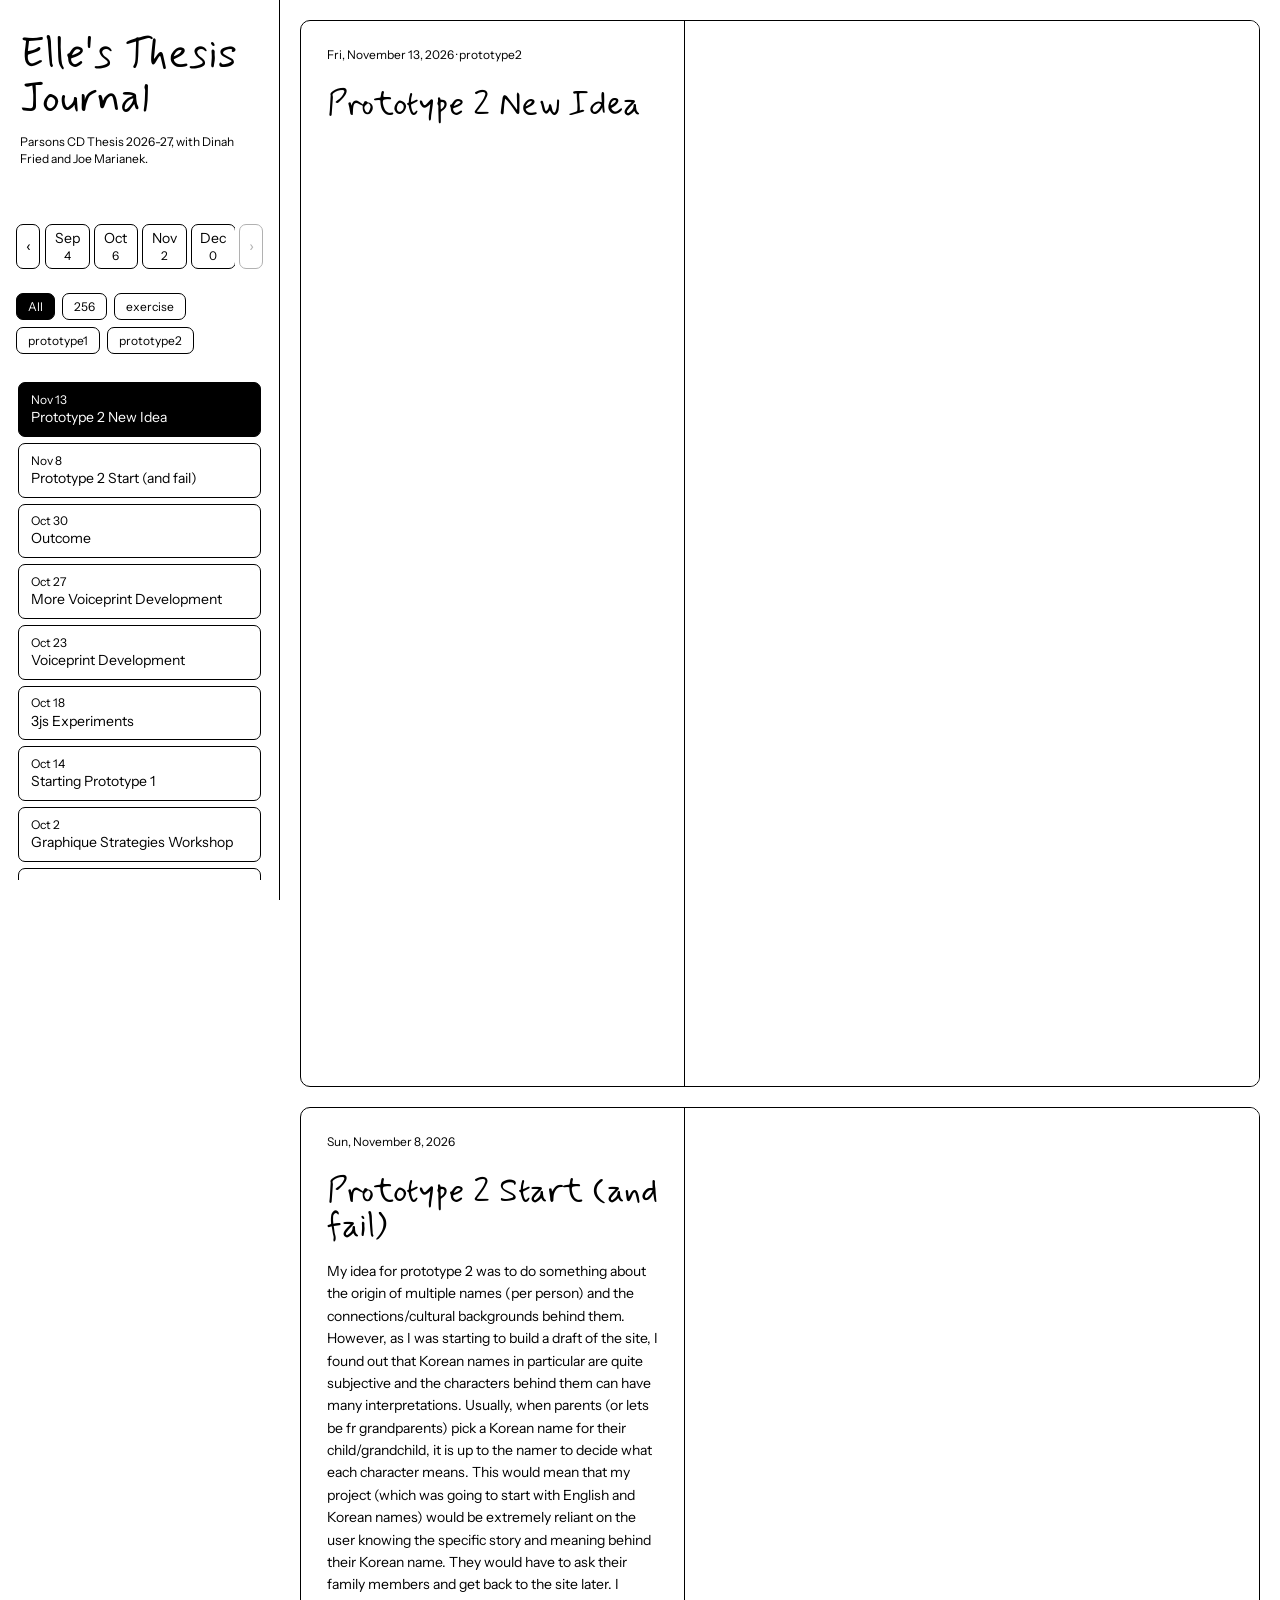
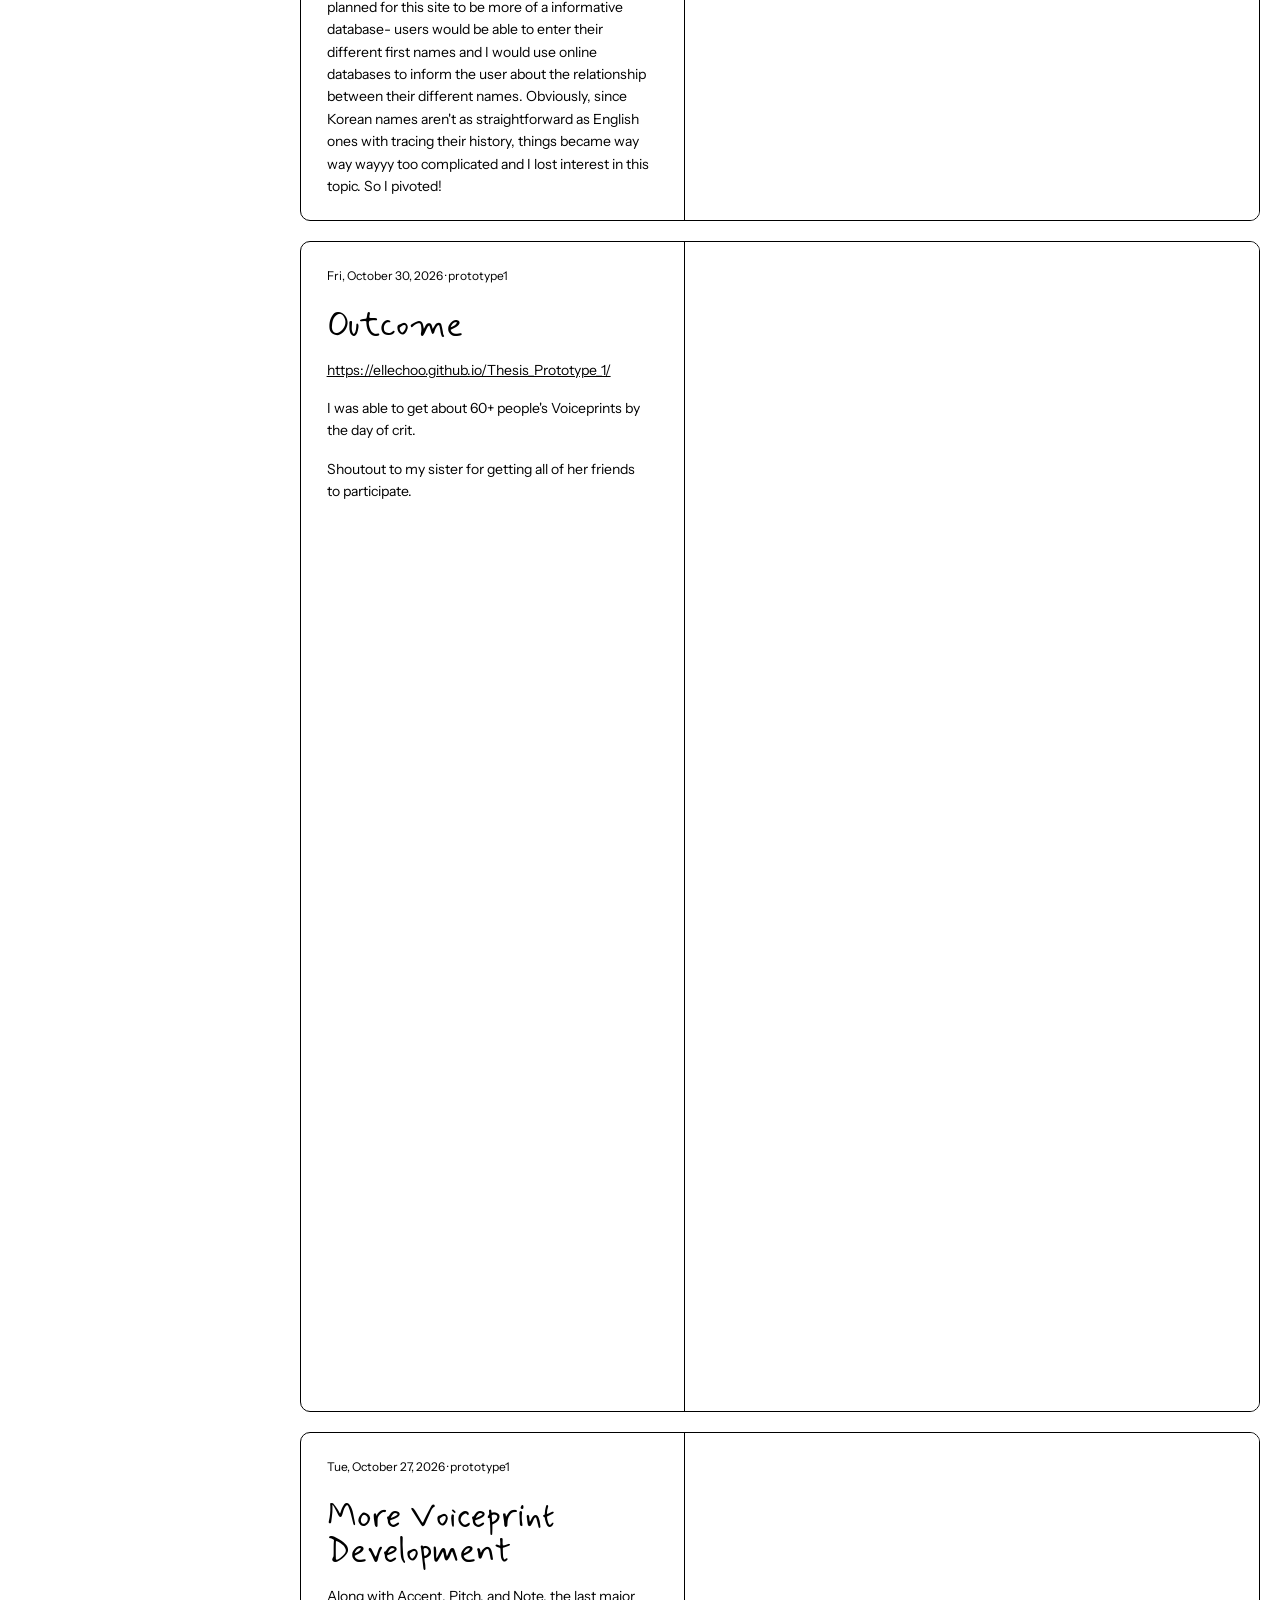
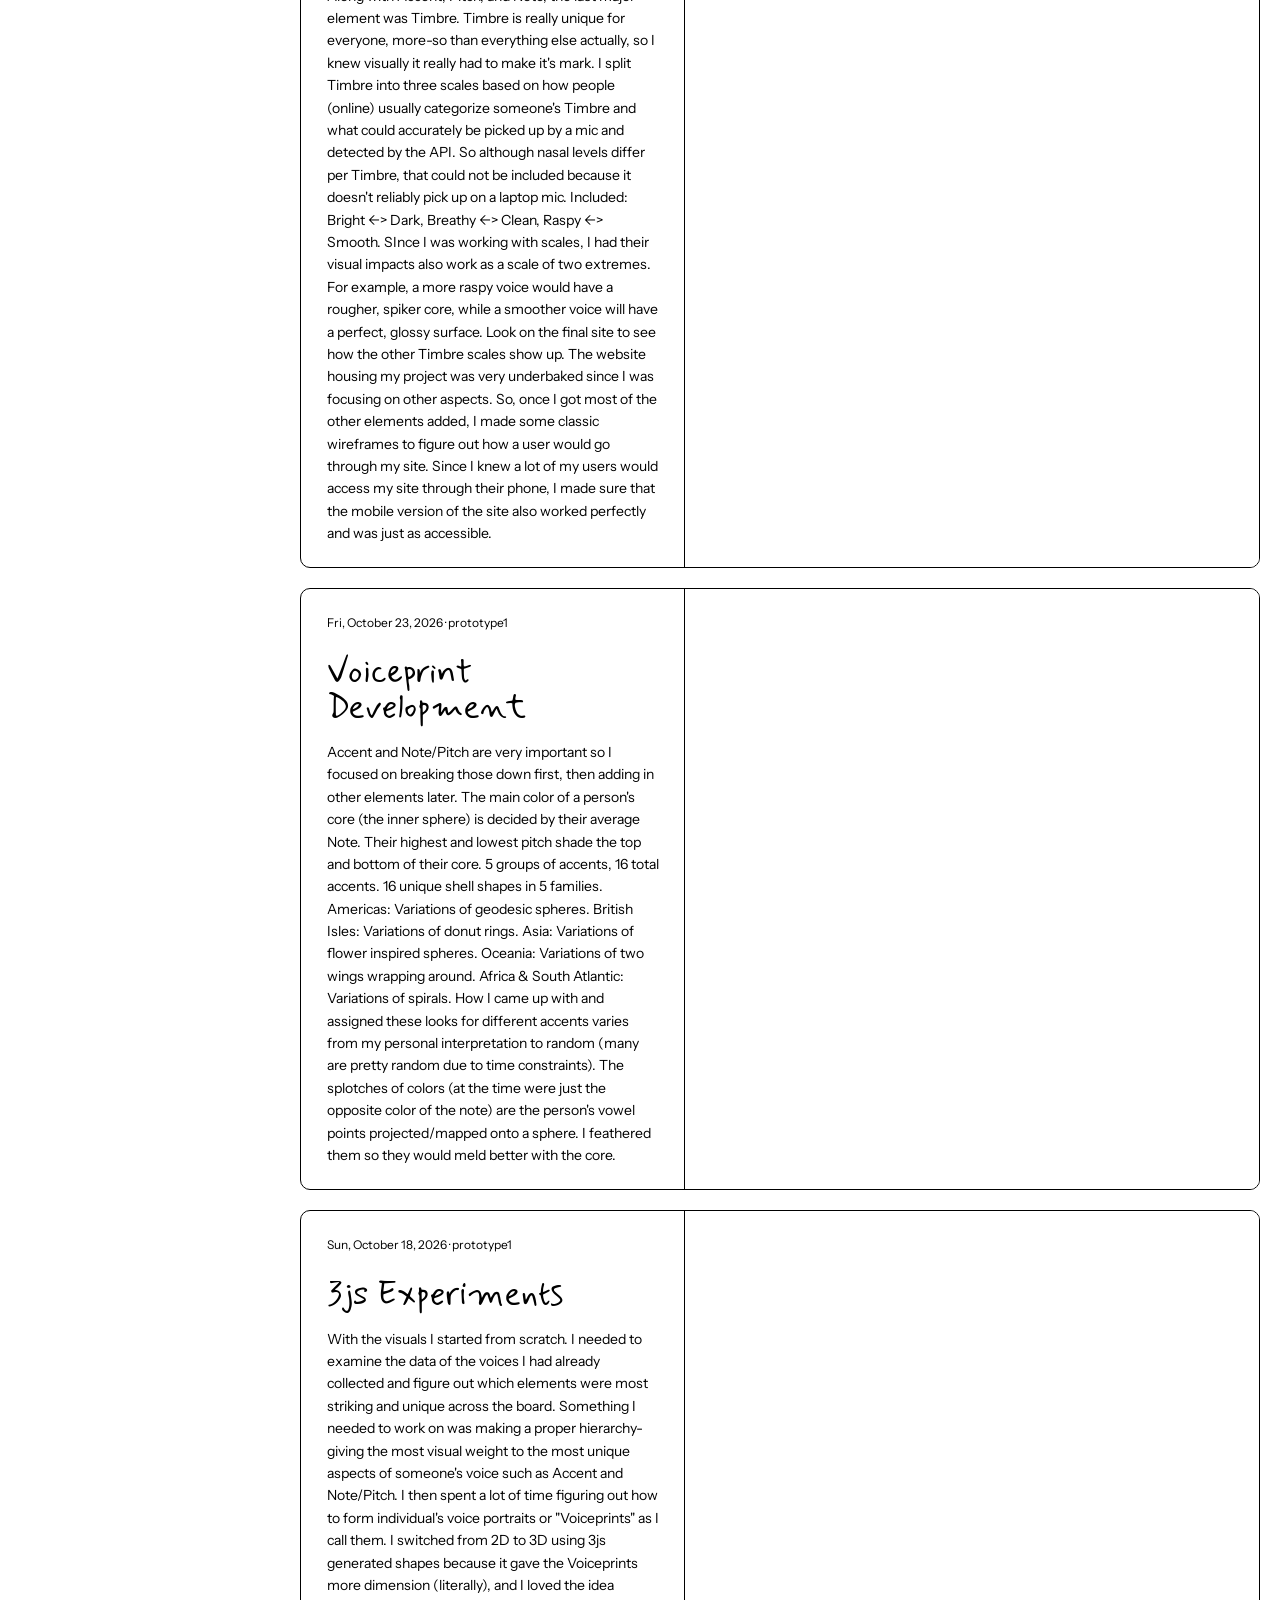
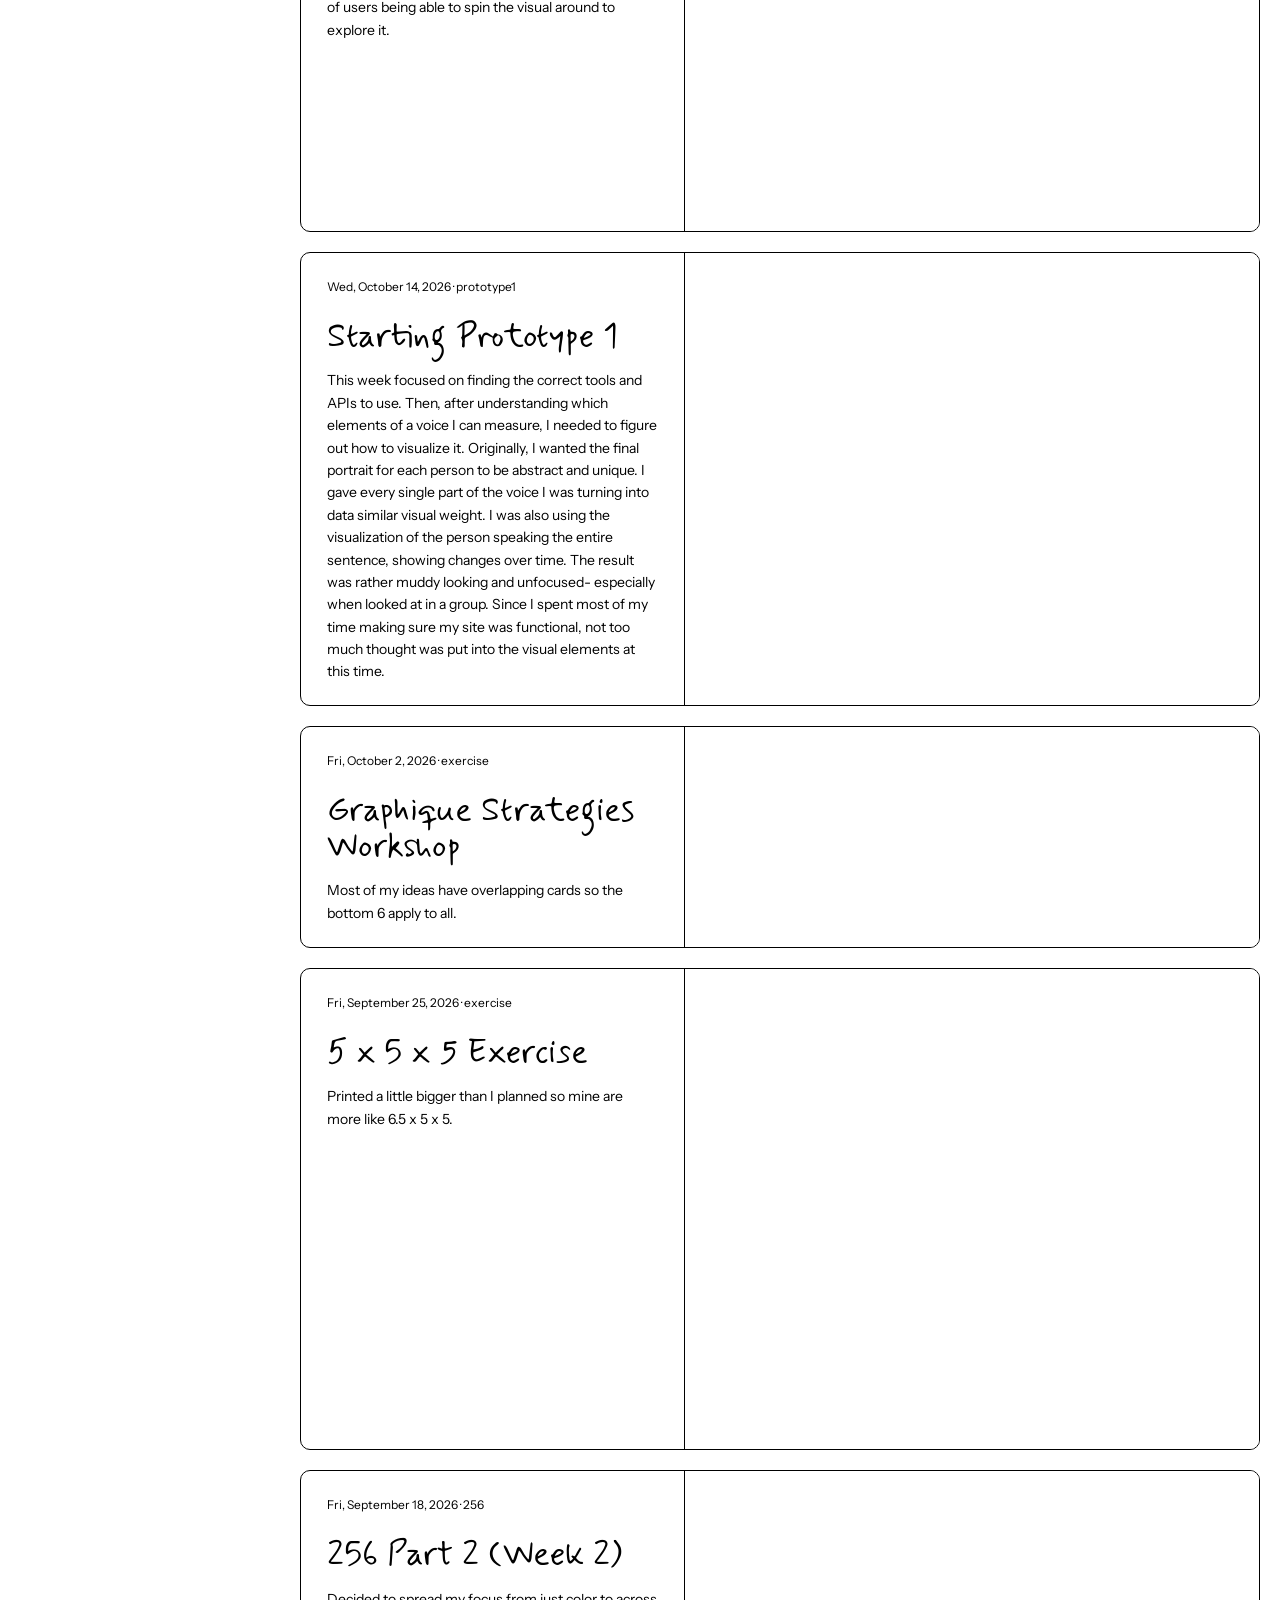
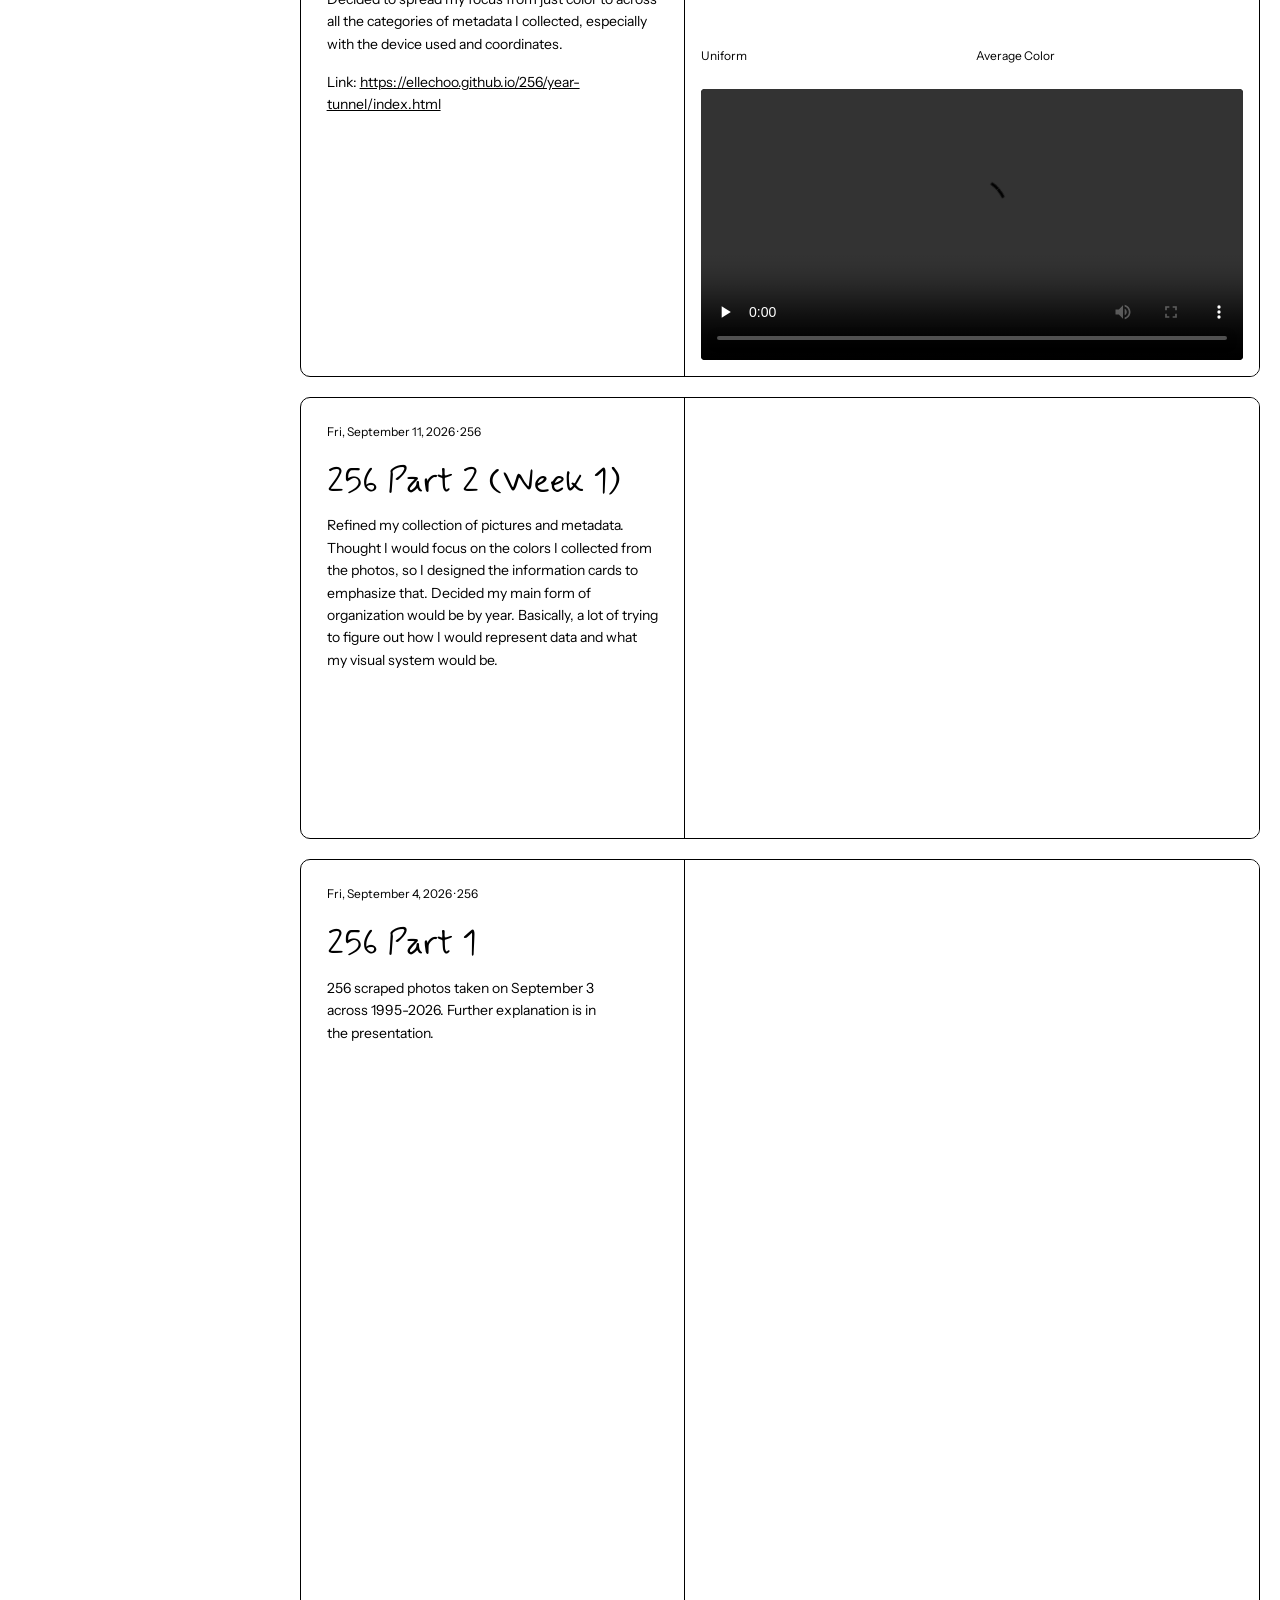
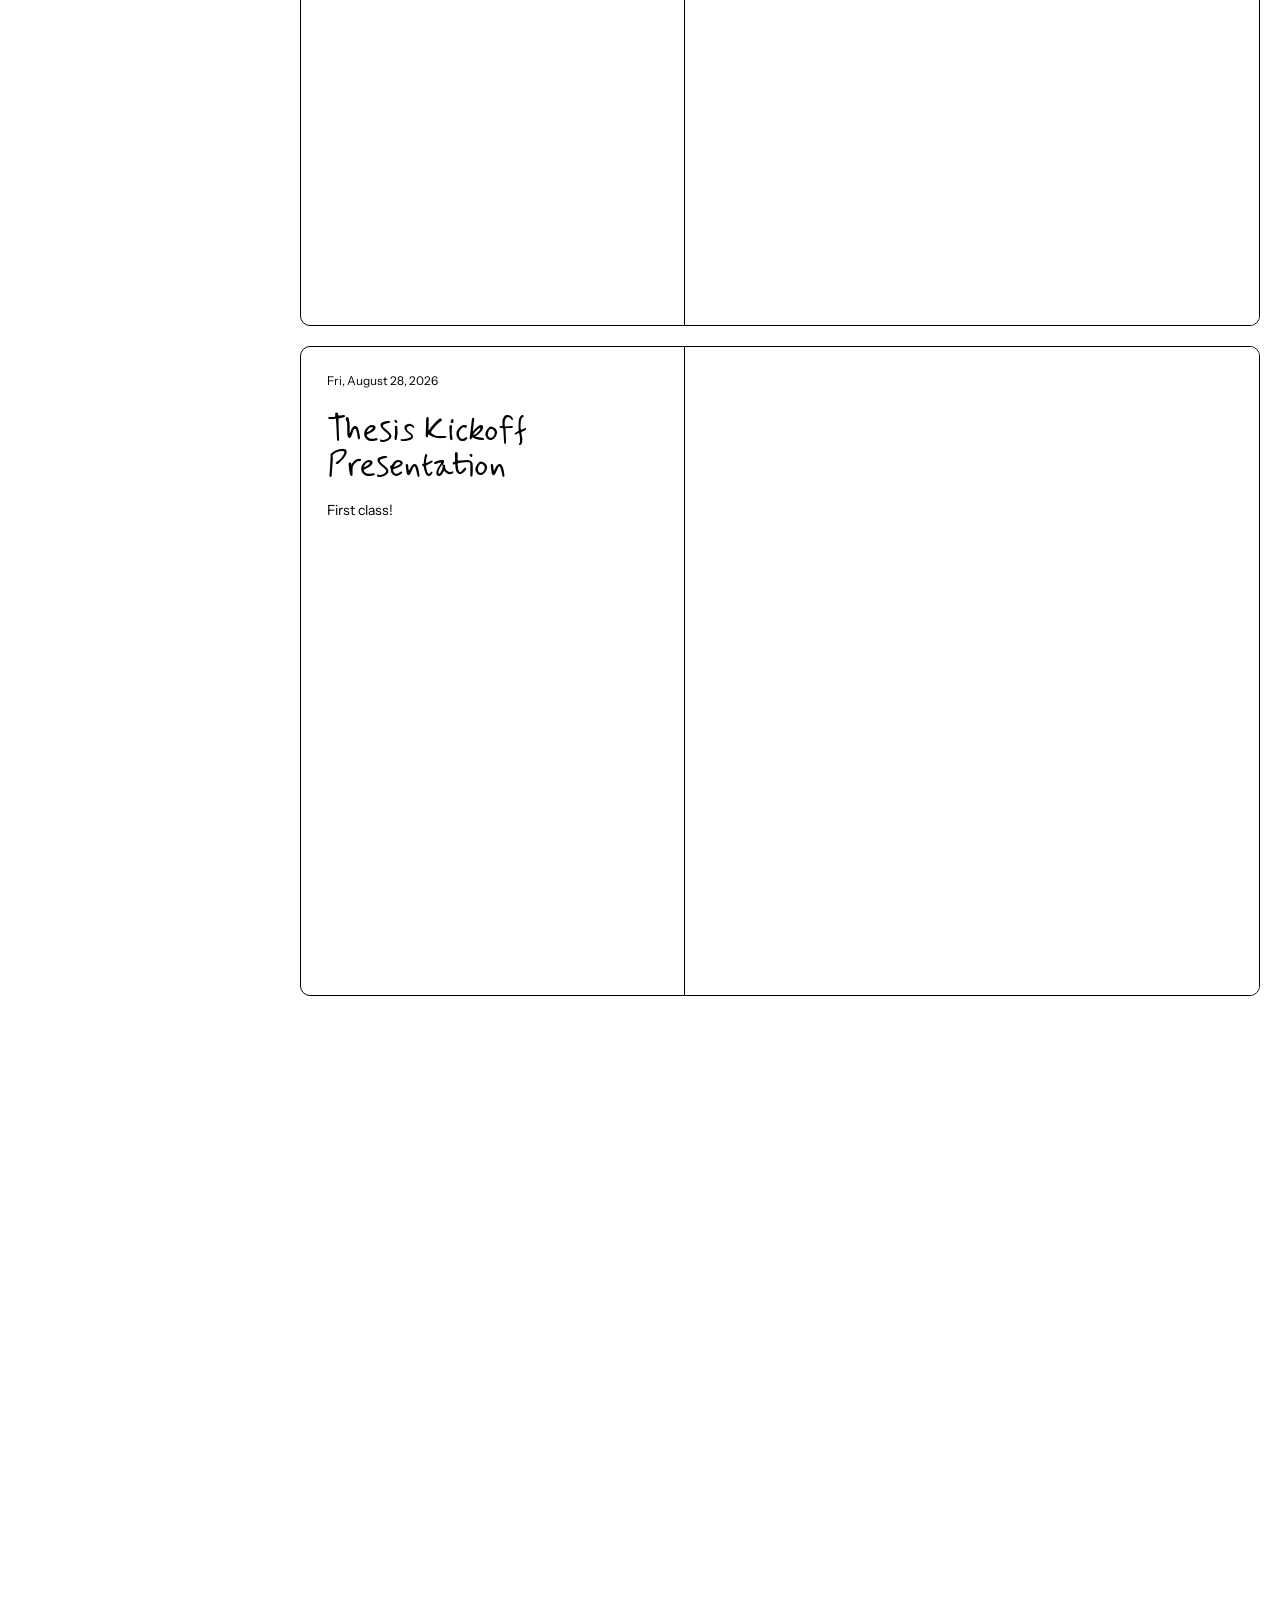
<file: index.html>
<!DOCTYPE html>
<html lang="en">
<head>
<meta charset="utf-8">
<meta name="viewport" content="width=device-width, initial-scale=1">
<title>Elle's Thesis Journal</title>
<meta name="description" content="Progress log for my thesis project.">
<link rel="preconnect" href="https://fonts.googleapis.com">
<link rel="preconnect" href="https://fonts.gstatic.com" crossorigin>
<link rel="stylesheet" href="https://fonts.googleapis.com/css2?family=Instrument+Sans:wght@400;500;600&family=Mynerve&display=swap">
<link rel="stylesheet" href="style.css">
</head>
<body>
<div class="page journal">

  <!-- Sidebar: title, search, tags, and the list of entries -->
  <aside class="side">
    <!-- Edit your title and subtitle here -->
    <header class="site-head">
      <h1>Elle's Thesis Journal</h1>
      <p>Parsons CD Thesis 2026-27, with Dinah Fried and Joe Marianek.</p>
    </header>
    <div class="finder">
      <div class="months" id="monthsBar">
        <button type="button" class="mo-arrow" id="moPrev" aria-label="Earlier months">‹</button>
        <div class="mo-view" id="months"></div>
        <button type="button" class="mo-arrow" id="moNext" aria-label="Later months">›</button>
      </div>
      <div id="tags"></div>
    </div>
    <nav id="toc" aria-label="Entries"></nav>
  </aside>

  <main id="feed"></main>
</div>

<div id="zoom" hidden><img alt=""></div>

<script>
// Reads entries.js whether it says "const ENTRIES = [...]" or "window.ENTRIES = [...]".
function readEntriesGlobal() {
  return (typeof ENTRIES !== "undefined") ? ENTRIES : window.ENTRIES;
}

(function () {
  "use strict";

  var ENTRIES = [];
  var $ = function (id) { return document.getElementById(id); };
  var feed = $("feed"), tagsEl = $("tags"), toc = $("toc");
  var monthsEl = $("months"), monthsBar = $("monthsBar"), moPrev = $("moPrev"), moNext = $("moNext");
  var activeTag = null;
  var activeMonth = null;    // "2026-10" while a month is picked, otherwise null (all months)
  var SHOW_MONTHS = false;   // set to true to bring back the "October 2026" headings

  /* ---------- helpers ---------- */
  function esc(s) {
    return String(s == null ? "" : s).replace(/[&<>"']/g, function (c) {
      return { "&": "&amp;", "<": "&lt;", ">": "&gt;", '"': "&quot;", "'": "&#39;" }[c];
    });
  }
  function toDate(iso) {
    var s = String(iso || "");
    if (/^\d{4}-\d{2}-\d{2}$/.test(s)) s += "T00:00:00";
    var d = new Date(s);
    return isNaN(d) ? null : d;
  }
  function niceDate(iso) {
    var d = toDate(iso);
    return d ? d.toLocaleDateString(undefined, { weekday: "short", month: "long", day: "numeric", year: "numeric" }) : (iso || "Undated");
  }
  function month(iso) {
    var d = toDate(iso);
    return d ? d.toLocaleDateString(undefined, { month: "long", year: "numeric" }) : "Undated";
  }

  /* ---------- small markdown ---------- */
  // Only web, email and relative links are allowed (no "javascript:" and the like).
  function safeUrl(u) {
    return /^[a-z][a-z0-9+.-]*:/i.test(u) && !/^(https?|mailto):/i.test(u) ? "#" : u;
  }
  function inline(s) {
    // Finished pieces (code, images, link tags) are set aside so later steps can't mangle them,
    // e.g. the _ or * inside a web address.
    var kept = [];
    function keep(html) { kept.push(html); return "\u0000" + (kept.length - 1) + "\u0000"; }
    function a(url) { return keep('<a href="' + safeUrl(url) + '" target="_blank" rel="noopener">'); }
    return s
      .replace(/`([^`]+)`/g, function (m, c) { return keep("<code>" + c + "</code>"); })
      .replace(/!\[([^\]]*)\]\(([^)\s]+)\)/g, function (m, alt, src) {
        return keep('<img src="' + safeUrl(src) + '" alt="' + alt + '" loading="lazy">');
      })
      // [text](https://...)
      .replace(/\[([^\]]+)\]\(([^)\s]+)\)/g, function (m, text, url) { return a(url) + text + keep("</a>"); })
      // a web address typed or pasted on its own
      .replace(/\bhttps?:\/\/[^\s<\u0000]*[^\s<\u0000.,;:!?)\]'"]/g, function (url) {
        return a(url) + keep(url) + keep("</a>");
      })
      .replace(/\*\*([^*]+)\*\*/g, "<strong>$1</strong>")
      .replace(/(^|[^*\w])\*([^*\n]+)\*/g, "$1<em>$2</em>")
      .replace(/\u0000(\d+)\u0000/g, function (m, i) { return kept[+i]; });
  }
  function md(src) {
    var lines = String(src || "").replace(/\r\n?/g, "\n")
      .replace(/&/g, "&amp;").replace(/</g, "&lt;").replace(/>/g, "&gt;").split("\n");
    var out = [], para = [], list = null, code = null, m;
    function endPara() { if (para.length) { out.push("<p>" + inline(para.join(" ")) + "</p>"); para = []; } }
    function endList() { if (list) { out.push("</" + list + ">"); list = null; } }
    lines.forEach(function (raw) {
      var line = raw.trim();
      if (code) {
        if (line.indexOf("```") === 0) { out.push("<pre><code>" + code.join("\n") + "</code></pre>"); code = null; }
        else code.push(raw);
        return;
      }
      if (line.indexOf("```") === 0) { endPara(); endList(); code = []; return; }
      if (!line) { endPara(); endList(); return; }
      if ((m = line.match(/^(#{1,6})\s+(.*)$/))) { endPara(); endList(); var h = Math.min(m[1].length + 2, 6); out.push("<h" + h + ">" + inline(m[2]) + "</h" + h + ">"); return; }
      if (/^(-{3,}|\*{3,}|_{3,})$/.test(line)) { endPara(); endList(); out.push("<hr>"); return; }
      if ((m = line.match(/^[-*+]\s+(.*)$/)) || (m = line.match(/^\d+[.)]\s+(.*)$/))) {
        var type = /^\d/.test(line) ? "ol" : "ul";
        endPara();
        if (list !== type) { endList(); out.push("<" + type + ">"); list = type; }
        out.push("<li>" + inline(m[1]) + "</li>");
        return;
      }
      if ((m = line.match(/^&gt;\s?(.*)$/))) { endPara(); endList(); out.push("<blockquote>" + inline(m[1]) + "</blockquote>"); return; }
      para.push(line);
    });
    if (code) out.push("<pre><code>" + code.join("\n") + "</code></pre>");
    endPara(); endList();
    return out.join("\n");
  }

  /* ---------- feed ---------- */
  // Photos keep their own shape: one photo is shown full width, several sit in two columns.
  // Videos always get the full width, after the photos.
  function mediaHTML(items, extra) {
    var isVid = function (im) { return /\.(mp4|m4v|mov|webm|ogv)$/i.test(im.src); };
    var cap = function (im) { return im.caption ? "<figcaption>" + esc(im.caption) + "</figcaption>" : ""; };
    var photos = items.filter(function (im) { return !isVid(im); });
    var videos = items.filter(isVid);
    return (photos.length ? '<div class="pics' + (extra ? " " + extra : "") + (photos.length === 1 ? " one" : "") + '">' + photos.map(function (im) {
        return '<figure><img src="' + esc(im.src) + '" alt="' + esc(im.caption || "") + '" loading="lazy">' + cap(im) + "</figure>";
      }).join("") + "</div>" : "") +
      (videos.length ? '<div class="vids">' + videos.map(function (im) {
        return '<figure><video src="' + esc(im.src) + '#t=0.1" controls playsinline preload="metadata"></video>' + cap(im) + "</figure>";
      }).join("") + "</div>" : "");
  }

  /* ---------- photo groups ----------
     An entry's photos can be split into groups, each with its own layout
     (set in admin.html). Older entries without groups show as one "auto" group.
       auto     photos packed into even rows (the original look)
       grid     equal columns (2, 3 or 4), photos keep their shape
       feature  first photo big, the rest small beside it
       phones   tall phone screens side by side at one height
       full     one photo per row, full width
       compare  two side by side, with captions                       */
  var LAYOUTS = ["auto", "grid", "feature", "phones", "full", "compare"];
  // Grid cell shapes. "auto" = the most common shape among the group's photos; "none" = no cropping.
  var SHAPES = ["auto", "1/1", "4/3", "16/9", "3/4", "none"];
  function normImages(list) {
    return (list || []).map(function (im) { return typeof im === "string" ? { src: im } : (im || {}); })
      .filter(function (im) { return im.src; });
  }
  function entryGroups(e) {
    var gs = Array.isArray(e.groups) && e.groups.length ? e.groups : [{ layout: "auto", images: e.images }];
    return gs.map(function (g) {
      return { layout: LAYOUTS.indexOf(g.layout) === -1 ? "auto" : g.layout,
               cols: Math.min(6, Math.max(2, +g.cols || 3)),
               shape: SHAPES.indexOf(g.shape) === -1 ? "auto" : g.shape,
               caption: g.caption || "", images: normImages(g.images) };
    }).filter(function (g) { return g.images.length; });
  }
  function isVideo(im) { return /\.(mp4|m4v|mov|webm|ogv)$/i.test(im.src); }
  function figHTML(im) {
    var cap = im.caption ? "<figcaption>" + esc(im.caption) + "</figcaption>" : "";
    return isVideo(im)
      ? '<figure><video src="' + esc(im.src) + '#t=0.1" controls playsinline preload="metadata"></video>' + cap + "</figure>"
      : '<figure><img src="' + esc(im.src) + '" alt="' + esc(im.caption || "") + '" loading="lazy">' + cap + "</figure>";
  }
  function groupHTML(g) {
    var inner, figs = function (list) { return list.map(figHTML).join(""); };
    if (g.layout === "auto" || g.layout === "phones") {
      inner = mediaHTML(g.images, g.layout === "phones" ? "phones" : "");
    } else if (g.layout === "grid") {
      inner = '<div class="grid" data-cols="' + g.cols + '" data-shape="' + g.shape + '" style="--cols:' + g.cols +
        (g.shape !== "auto" && g.shape !== "none" ? "; --cell-ratio:" + g.shape : "") + '">' + figs(g.images) + "</div>";
    } else if (g.layout === "feature") {
      inner = '<div class="feature' + (g.images.length === 1 ? " one" : "") + '">' +
        '<div class="hero">' + figHTML(g.images[0]) + "</div>" +
        (g.images.length > 1 ? '<div class="rest">' + figs(g.images.slice(1)) + "</div>" : "") + "</div>";
    } else if (g.layout === "full") {
      inner = '<div class="full">' + figs(g.images) + "</div>";
    } else {
      inner = '<div class="compare">' + figs(g.images) + "</div>";
    }
    return '<div class="group g-' + g.layout + '">' +
      (g.caption ? '<div class="group-cap">' + esc(g.caption) + "</div>" : "") + inner + "</div>";
  }

  // An "auto" grid crops every photo to the shape most of its photos already have,
  // so the cells line up while cropping as little as possible. (Clicking still shows the full photo.)
  function shapeGrid(box) {
    var rs = [];
    box.querySelectorAll("img").forEach(function (img) {
      if (img.naturalWidth) rs.push(Math.round(img.naturalWidth / img.naturalHeight * 20) / 20);
    });
    if (!rs.length) return;
    var count = {}, best = rs[0];
    rs.forEach(function (r) { count[r] = (count[r] || 0) + 1; if (count[r] > count[best]) best = r; });
    box.style.setProperty("--cell-ratio", best);
  }

  /* ---------- outline for photos with white edges ----------
     Slides, scans and screenshots on white would melt into the white page.
     When a photo loads, its outer edge is sampled; if most of it is near-white,
     the photo gets the "light-edge" class, which draws a thin outline (see style.css). */
  var LIGHT = 232;          // how bright a pixel must be (0-255) to count as "white"
  var LIGHT_SHARE = 0.25;   // how much of the edge must be white to get an outline
  function checkEdge(img) {
    if (!img.naturalWidth) return;
    try {
      var w = 80, h = Math.max(2, Math.round(80 * img.naturalHeight / img.naturalWidth));
      var c = document.createElement("canvas");
      c.width = w; c.height = h;
      var ctx = c.getContext("2d", { willReadFrequently: true });
      ctx.drawImage(img, 0, 0, w, h);
      var d = ctx.getImageData(0, 0, w, h).data, white = 0, total = 0;
      for (var y = 0; y < h; y++) {
        for (var x = 0; x < w; x++) {
          if (x > 1 && x < w - 2 && y > 1 && y < h - 2) continue;   // only the outer 2px ring
          var i = (y * w + x) * 4;
          var lum = 0.299 * d[i] + 0.587 * d[i + 1] + 0.114 * d[i + 2];
          total++; if (lum >= LIGHT) white++;
        }
      }
      img.classList.toggle("light-edge", white / total >= LIGHT_SHARE);
    } catch (e) { /* image from another site that can't be read: leave it as is */ }
  }
  function outlineLightPhotos(root) {
    root.querySelectorAll(".group img, .body img").forEach(function (img) {
      if (img.complete) checkEdge(img);
      else img.addEventListener("load", function () { checkEdge(img); });
    });
  }

  /* ---------- photo rows ----------
     Packs photos into rows that fill the column width without cropping.
     Each row gets one height; photos keep their own shape within it. */
  function cssPx(el, name, fallback) {
    var v = parseFloat(getComputedStyle(el).getPropertyValue(name));
    return isNaN(v) ? fallback : v;
  }
  function layoutPics(box) {
    var W = box.clientWidth;
    if (!W) return;
    var target = cssPx(box, "--photo-height", 220);
    var maxH   = cssPx(box, "--photo-max-height", 280);
    var single = cssPx(box, "--single-photo-height", 320);
    var gap    = parseFloat(getComputedStyle(box).columnGap) || 8;
    // A small set of photos (2–4) gets bigger rows, so it doesn't look lost.
    // skip photos that are hidden on phones (until "Show all" opens them)
    var figs = Array.prototype.slice.call(box.children).filter(function (f) {
      return !(f.classList.contains("extra") && !f.closest(".media.open"));
    });
    var few = figs.length <= 4;
    if (few) { target = Math.max(target, 200); maxH = Math.max(maxH, 300); }
    var shapes = figs.map(function (f) {
      var img = f.querySelector("img");
      return img && img.naturalWidth ? img.naturalWidth / img.naturalHeight : 4 / 3;  // guess until loaded
    });
    function size(f, r, h) { f.style.width = Math.floor(r * h) + "px"; }

    if (figs.length === 1) {   // a lone photo: as wide as fits, but no taller than the single limit
      size(figs[0], shapes[0], Math.min(single, W / shapes[0]));
      return;
    }
    var row = [], sum = 0, lastH = null;
    function rowHeight(n, s) { return (W - gap * (n - 1)) / s - 0.5; }
    function closeRow(h) { row.forEach(function (i) { size(figs[i], shapes[i], h); }); row = []; sum = 0; lastH = h; }
    shapes.forEach(function (r, i) {
      if (row.length) {
        var hNow  = rowHeight(row.length, sum);          // finish the row here
        var hNext = rowHeight(row.length + 1, sum + r);  // or squeeze this photo in too
        if (hNow <= maxH && Math.abs(hNow - target) < Math.abs(hNext - target)) closeRow(hNow);
      }
      row.push(i); sum += r;
    });
    // The last row isn't stretched to fill the width: it matches the row above (or the target height).
    if (row.length) closeRow(Math.min(lastH || (few ? maxH : target), rowHeight(row.length, sum)));
  }
  var relayoutTimer;
  window.addEventListener("resize", function () {
    clearTimeout(relayoutTimer);
    relayoutTimer = setTimeout(function () { feed.querySelectorAll(".pics").forEach(layoutPics); pinText(); }, 100);
  });

  function keepLastWordsTogether(el) {
    var walker = document.createTreeWalker(el, NodeFilter.SHOW_TEXT), node, last = null;
    while ((node = walker.nextNode())) if (/\S\s+\S/.test(node.nodeValue)) last = node;
    if (last) last.nodeValue = last.nodeValue.replace(/\s+(\S+\s*)$/, "\u00a0$1");
  }

  function entryHTML(e) {
    var tags = (e.tags || []).filter(Boolean);
    var media = entryGroups(e).map(groupHTML).join("");
    // Text on the left, photos and videos on the right (stacked on narrow screens).
    return '<article id="' + esc(entryId(e)) + '" class="' + (media ? "has-media" : "no-media") + '">' +
      '<div class="text">' +
        '<div class="meta">' + esc(niceDate(e.date)) +
          (tags.length ? " &middot; " + tags.map(esc).join(", ") : "") + "</div>" +
        (e.title ? "<h2>" + esc(e.title) + "</h2>" : "") +
        '<div class="body">' + md(e.body) + "</div>" +
      "</div>" +
      (media ? '<div class="media">' + media + "</div>" : "") +
    "</article>";
  }

  function entryId(e) { return "e-" + String(e.id || e.date || "").replace(/[^\w-]/g, ""); }
  function shortDate(iso) {
    var d = toDate(iso);
    return d ? d.toLocaleDateString(undefined, { month: "short", day: "numeric" }) : "";
  }

  /* ---------- sidebar list of entries ---------- */
  function tocHTML(list) {
    return '<div class="toc-head">Entries' + (activeMonth ? " · " + esc(monthName(activeMonth, true)) : "") + "</div>" +
      list.map(function (e) {
      return '<a href="#' + esc(entryId(e)) + '"><span>' + esc(shortDate(e.date)) + "</span>" + esc(e.title || "Untitled") + "</a>";
    }).join("");
  }

  // Clicking an entry in the list glides to it instead of jumping.
  toc.addEventListener("click", function (ev) {
    var a = ev.target.closest('a[href^="#"]');
    if (!a) return;
    var target = document.getElementById(a.getAttribute("href").slice(1));
    if (!target) return;
    ev.preventDefault();
    var still = window.matchMedia("(prefers-reduced-motion: reduce)").matches;
    target.scrollIntoView({ behavior: still ? "auto" : "smooth", block: "start" });
    history.replaceState(null, "", a.getAttribute("href"));   // keep the link to that entry in the address bar
  });

  // Highlight the entry you're currently reading in the sidebar.
  var spy;
  function watchEntries() {
    if (spy) spy.disconnect();
    if (!("IntersectionObserver" in window)) return;
    spy = new IntersectionObserver(function (items) {
      items.forEach(function (it) {
        if (!it.isIntersecting) return;
        toc.querySelectorAll("a").forEach(function (a) {
          var on = a.getAttribute("href") === "#" + it.target.id;
          a.classList.toggle("on", on);
          if (on && a.scrollIntoView && toc.scrollHeight > toc.clientHeight) a.scrollIntoView({ block: "nearest" });
        });
      });
    }, { rootMargin: "-30% 0px -65% 0px" });
    feed.querySelectorAll("article").forEach(function (a) { spy.observe(a); });
  }

  // The text stays pinned while its photos scroll past, but only when the text fits on screen.
  function pinText() {
    feed.querySelectorAll("article.has-media .text").forEach(function (t) {
      t.classList.toggle("pin", t.offsetHeight < window.innerHeight - 80);
    });
  }

  /* ---------- month tabs ----------
     One tab per month, from the first entry's month through this month, with how many
     entries each has. Past months with none are greyed out. Click a month to show only
     that month; click it again to show everything. A month and a tag are never picked at
     the same time. More than 4 months scroll sideways. */
  function monthKey(iso) { return String(iso || "").slice(0, 7); }   // "2026-10-30" → "2026-10"
  function monthName(key, long) {
    var d = new Date(key + "-01T00:00:00");
    return d.toLocaleDateString(undefined, long ? { month: "long", year: "numeric" } : { month: "short" });
  }
  function monthList() {
    var keys = ENTRIES.map(function (e) { return monthKey(e.date); }).filter(function (k) { return /^\d{4}-\d{2}$/.test(k); }).sort();
    if (!keys.length) return [];
    var now = new Date(), last = now.getFullYear() + "-" + String(now.getMonth() + 1).padStart(2, "0");
    if (keys[keys.length - 1] > last) last = keys[keys.length - 1];
    var out = [], y = +keys[0].slice(0, 4), m = +keys[0].slice(5, 7);
    for (var guard = 0; guard < 240; guard++) {
      var k = y + "-" + String(m).padStart(2, "0");
      out.push(k);
      if (k >= last) break;
      if (++m > 12) { m = 1; y++; }
    }
    return out;
  }
  var monthsDrawn = false;
  function drawMonths() {
    var counts = {};
    ENTRIES.forEach(function (e) { var k = monthKey(e.date); counts[k] = (counts[k] || 0) + 1; });
    var now = new Date(), thisMonth = now.getFullYear() + "-" + String(now.getMonth() + 1).padStart(2, "0");
    var keys = monthList();
    monthsBar.hidden = !keys.length;
    var keepScroll = monthsEl.scrollLeft;
    monthsEl.innerHTML = keys.map(function (k) {
      var n = counts[k] || 0, empty = !n && k !== thisMonth;
      return '<button type="button" data-month="' + k + '" title="' + esc(monthName(k, true)) + '"' +
        ' class="' + (k === activeMonth ? "on" : "") + (empty ? " zero" : "") + '"' + (empty ? " disabled" : "") + ">" +
        esc(monthName(k)) + "<small>" + n + "</small></button>";
    }).join("");
    var scrolls = keys.length > 4;
    monthsBar.classList.toggle("scrolls", scrolls);
    // first time: show the newest months; after that, stay where the visitor scrolled
    monthsEl.scrollLeft = monthsDrawn ? keepScroll : monthsEl.scrollWidth;
    monthsDrawn = true;
    updateArrows();
  }
  function updateArrows() {
    var max = monthsEl.scrollWidth - monthsEl.clientWidth;
    moPrev.disabled = monthsEl.scrollLeft <= 1;
    moNext.disabled = monthsEl.scrollLeft >= max - 1;
  }
  moPrev.addEventListener("click", function () { monthsEl.scrollBy({ left: -monthsEl.clientWidth / 2, behavior: "smooth" }); });
  moNext.addEventListener("click", function () { monthsEl.scrollBy({ left: monthsEl.clientWidth / 2, behavior: "smooth" }); });
  monthsEl.addEventListener("scroll", updateArrows);
  monthsEl.addEventListener("click", function (ev) {
    var b = ev.target.closest("button[data-month]");
    if (!b || b.disabled) return;
    activeMonth = activeMonth === b.dataset.month ? null : b.dataset.month;
    activeTag = null;     // picking a month clears the tag
    render();
    window.scrollTo(0, 0);
  });

  /* ---------- shorter entries on phones ----------
     On narrow screens each entry's text is cut to a few lines with "Read more",
     and long photo sets show only the first few with "Show all N photos".
     (The number of lines is set in style.css: --mobile-text-lines.) */
  var MOBILE_PHOTOS = 6;     // photos shown before "Show all"
  var MOBILE_MIN_HIDDEN = 3; // only collapse if at least this many would be hidden
  var narrow = window.matchMedia("(max-width: 860px)");

  function relayoutAll() {
    feed.querySelectorAll(".pics").forEach(layoutPics);
  }
  function collapseForPhones() {
    feed.querySelectorAll("article").forEach(function (art) {
      // text
      var body = art.querySelector(".body");
      if (body && body.textContent.trim()) {
        body.classList.add("clamp");
        var more = document.createElement("button");
        more.type = "button"; more.className = "more-text"; more.textContent = "Read more"; more.hidden = true;
        body.after(more);
      }
      // photos
      var media = art.querySelector(".media");
      if (!media) return;
      var figs = media.querySelectorAll("figure");
      if (figs.length - MOBILE_PHOTOS < MOBILE_MIN_HIDDEN) return;
      for (var i = MOBILE_PHOTOS; i < figs.length; i++) figs[i].classList.add("extra");
      media.classList.add("can-open");
      media.querySelectorAll(".group").forEach(function (g) {
        if (!g.querySelector("figure:not(.extra)")) g.classList.add("extra");
      });
      var all = document.createElement("button");
      all.type = "button"; all.className = "more-photos";
      all.dataset.label = "Show all " + figs.length + " photos";
      all.textContent = all.dataset.label;
      media.appendChild(all);
    });
    checkClamps();
    watchOpenable();
  }
  // "Read more" only appears when the text is actually cut off.
  function checkClamps() {
    feed.querySelectorAll(".body.clamp").forEach(function (body) {
      var btn = body.nextElementSibling;
      if (btn && btn.classList.contains("more-text")) btn.hidden = body.scrollHeight <= body.clientHeight + 2;
    });
  }
  if (document.fonts && document.fonts.ready) document.fonts.ready.then(checkClamps);

  /* Opening and closing slide smoothly: the box's height is animated from where it
     was to where it ends up, then handed back to the page. */
  var calm = window.matchMedia("(prefers-reduced-motion: reduce)");
  function slide(el, change, animate) {
    if (!animate || calm.matches) { change(); return; }
    var from = el.offsetHeight;
    change();
    el.style.height = ""; el.style.maxHeight = "";
    var to = el.offsetHeight;
    if (Math.abs(to - from) < 2) return;
    el.style.maxHeight = "none";           // the text clip would otherwise cut the animation short
    el.style.height = from + "px";
    el.style.overflow = "hidden";
    el.offsetHeight;                       // let the browser register the start height
    el.classList.add("sliding");
    el.style.height = to + "px";
    function done(ev) {
      if (ev && ev.target !== el) return;
      el.removeEventListener("transitionend", done);
      el.classList.remove("sliding");
      el.style.height = ""; el.style.overflow = ""; el.style.maxHeight = "";
    }
    el.addEventListener("transitionend", done);
    setTimeout(done, 600);                 // in case the transition never fires
  }

  function setText(art, open, animate) {
    var body = art.querySelector(".body"), btn = art.querySelector(".more-text");
    if (!body || !btn || btn.hidden) return;
    slide(body, function () { body.classList.toggle("clamp", !open); }, animate);
    btn.textContent = open ? "Show less" : "Read more";
  }
  function setPhotos(art, open, animate) {
    var media = art.querySelector(".media"), btn = art.querySelector(".more-photos");
    if (!media || !btn) return;
    slide(media, function () {
      media.classList.toggle("open", open);
      relayoutAll();
    }, animate);
    btn.textContent = open ? "Show fewer photos" : btn.dataset.label;
  }
  function isOpen(art) {
    var body = art.querySelector(".body.clamp"), btn = art.querySelector(".more-text");
    return (btn && !btn.hidden && !body) || !!art.querySelector(".media.open");
  }

  feed.addEventListener("click", function (ev) {
    var b = ev.target.closest(".more-text, .more-photos");
    if (!b) return;
    var art = b.closest("article");
    var isText = b.classList.contains("more-text");
    var opening = isText ? b.textContent === "Read more" : !art.querySelector(".media.open");
    (isText ? setText : setPhotos)(art, opening, true);
    // when closing from further down the entry, glide back up to its top
    var top = art.getBoundingClientRect().top;
    if (!opening && top < 0) window.scrollTo({ top: window.scrollY + top - 12, behavior: calm.matches ? "auto" : "smooth" });
  });

  // Entries close again on their own once they're scrolled out of view.
  // If the entry is above the screen, the page is shifted by the same amount so
  // what you're looking at doesn't jump.
  var closer = ("IntersectionObserver" in window) && new IntersectionObserver(function (items) {
    items.forEach(function (it) {
      var art = it.target;
      if (it.isIntersecting || !narrow.matches || !isOpen(art)) return;
      var above = it.boundingClientRect.bottom <= 0;
      var y = window.scrollY, h = art.offsetHeight;
      setText(art, false, false);
      setPhotos(art, false, false);
      var shrink = h - art.offsetHeight;
      if (above && shrink > 0 && Math.abs(window.scrollY - y) < 1) window.scrollBy(0, -shrink);
    });
  });
  function watchOpenable() {
    if (!closer) return;
    closer.disconnect();
    feed.querySelectorAll("article").forEach(function (a) {
      if (a.querySelector(".more-text, .more-photos")) closer.observe(a);
    });
  }
  narrow.addEventListener("change", function () { render(); });

  function render() {
    drawMonths();

    // Tags match regardless of capitals ("Reading" = "reading"),
    // but the button shows the tag the way you typed it.
    var counts = {}, label = {};
    ENTRIES.forEach(function (e) {
      (e.tags || []).forEach(function (t) {
        var key = String(t).trim().toLowerCase();
        if (!key) return;
        counts[key] = (counts[key] || 0) + 1;
        if (!label[key]) label[key] = String(t).trim();
      });
    });
    var names = Object.keys(counts).sort();
    tagsEl.innerHTML = names.length
      ? '<button data-tag="" class="' + (activeTag || activeMonth ? "" : "on") + '">All</button>' +
        names.map(function (t) {
          return '<button data-tag="' + esc(t) + '" class="' + (t === activeTag ? "on" : "") + '">' + esc(label[t]) + "</button>";
        }).join("")
      : "";

    var list = ENTRIES.filter(function (e) {
      if (activeTag && !(e.tags || []).some(function (t) { return String(t).toLowerCase() === activeTag; })) return false;
      if (activeMonth && monthKey(e.date) !== activeMonth) return false;
      return true;
    }).sort(function (a, b) { return String(b.date || "").localeCompare(String(a.date || "")); });

    toc.innerHTML = tocHTML(list);

    if (!list.length) {
      feed.innerHTML = '<p class="empty">' + (ENTRIES.length ? "Nothing matches that." : "No entries yet.") + "</p>";
    } else {
      var html = "", last = null;
      list.forEach(function (e) {
        var mo = month(e.date);
        if (SHOW_MONTHS && mo !== last) { html += '<h3 class="month">' + esc(mo) + "</h3>"; last = mo; }
        html += entryHTML(e);
      });
      feed.innerHTML = html;
      if (narrow.matches) collapseForPhones();
      // No orphans in browsers that don't support "text-wrap: pretty" yet:
      // glue the last two words of each paragraph together.
      if (!(window.CSS && CSS.supports && CSS.supports("text-wrap", "pretty"))) {
        feed.querySelectorAll(".body p, .body li, .body blockquote").forEach(keepLastWordsTogether);
      }
      // Lay out each photo group, and again as photos finish loading (that's when their shapes are known).
      feed.querySelectorAll(".pics").forEach(function (box) {
        layoutPics(box);
        box.querySelectorAll("img").forEach(function (img) {
          if (!img.complete) img.addEventListener("load", function () { layoutPics(box); });
        });
      });
      feed.querySelectorAll('.grid[data-shape="auto"]').forEach(function (box) {
        shapeGrid(box);
        box.querySelectorAll("img").forEach(function (img) {
          if (!img.complete) img.addEventListener("load", function () { shapeGrid(box); });
        });
      });
      outlineLightPhotos(feed);
      pinText();
      watchEntries();
    }
  }

  tagsEl.addEventListener("click", function (ev) {
    var b = ev.target.closest("button");
    if (!b) return;
    activeTag = b.dataset.tag || null;
    activeMonth = null;   // a tag and a month don't combine: picking a tag clears the month
    render();
  });

  /* ---------- image zoom ---------- */
  var zoom = $("zoom"), zoomImg = zoom.querySelector("img");
  feed.addEventListener("click", function (ev) {
    var img = ev.target.closest("img");
    if (!img) return;
    zoomImg.src = img.src;
    zoom.hidden = false;
  });
  zoom.addEventListener("click", function () { zoom.hidden = true; zoomImg.src = ""; });

  document.addEventListener("keydown", function (ev) {
    if (ev.key === "Escape" && !zoom.hidden) { zoom.hidden = true; zoomImg.src = ""; }
  });

  /* ---------- load entries (always the fresh copy) ---------- */
  function start(list) {
    ENTRIES = Array.isArray(list) ? list.slice() : [];
    render();
  }
  // entries.json is written by admin.html. Older sites used entries.js, so fall back to that.
  fetch("entries.json?v=" + Date.now(), { cache: "no-store" })
    .then(function (r) { if (!r.ok) throw 0; return r.json(); })
    .then(start)
    .catch(function () {
      var s = document.createElement("script");
      s.src = "entries.js?v=" + Date.now();
      s.onload = function () { start(readEntriesGlobal()); };
      s.onerror = function () { start([]); };
      document.body.appendChild(s);
    });
})();
</script>
</body>
</html>
</file>
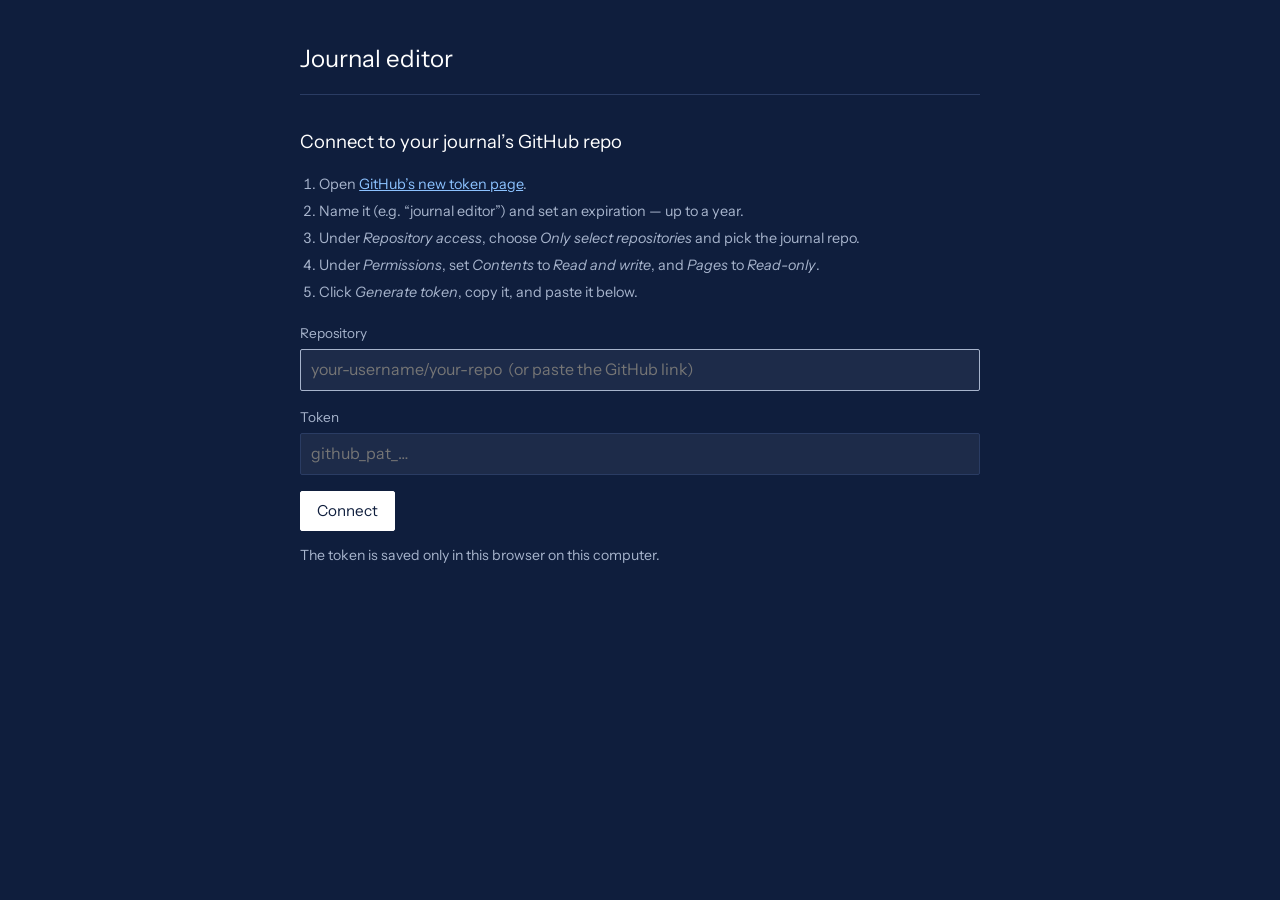
<file: admin.html>
<!DOCTYPE html>
<html lang="en">
<head>
<meta charset="utf-8">
<meta name="viewport" content="width=device-width, initial-scale=1">
<title>Journal Editor</title>
<!-- Keep this file on your own computer. Don't upload it to the repo. -->

<!-- The editor borrows its look from your live site: once you're connected it
     loads the site's style.css, so colors and fonts always match. The values
     below are only a fallback for when you're offline or not connected yet. -->
<link rel="preconnect" href="https://fonts.googleapis.com">
<link rel="preconnect" href="https://fonts.gstatic.com" crossorigin>
<link rel="stylesheet" href="https://fonts.googleapis.com/css2?family=Instrument+Sans:wght@400;500;600&family=Mynerve&display=swap">
<style>
  :root{
    --paper:#0f1e3d; --ink:#fff; --muted:#a7b4cc; --rule:#2a3c63; --link:#8cc2ff;
    --font:"Instrument Sans", system-ui, sans-serif;
    color-scheme: dark;
  }
  /* Editor-only colors, mixed from the site's colors so they always fit */
  :root{
    --field: color-mix(in srgb, var(--ink) 6%, var(--paper));
    --soft:  color-mix(in srgb, var(--ink) 10%, var(--paper));
    --bad:   color-mix(in srgb, #ff6a4d 75%, var(--ink));
  }
  *{box-sizing:border-box}
  [hidden]{display:none !important}
  body{margin:0;background:var(--paper);color:var(--ink);font-family:var(--font);font-size:17px;line-height:1.6}
  .page{max-width:720px;margin:0 auto;padding:2.5rem 1.25rem 4rem}
  a{color:var(--link)}
  small{font-size:.82rem;color:var(--muted)}

  header{display:flex;justify-content:space-between;align-items:baseline;flex-wrap:wrap;gap:.5rem;
    padding-bottom:1rem;border-bottom:1px solid var(--rule);margin-bottom:2rem}
  header h1{font-size:1.5rem;font-weight:normal;margin:0}
  #where{font-size:.85rem;color:var(--muted)}

  h2{font-size:1.15rem;font-weight:normal;margin:0 0 1rem}
  section{margin-bottom:3rem}
  label{display:block;font-size:.85rem;color:var(--muted);margin:0 0 .25rem}
  input,textarea{
    width:100%;font:inherit;font-size:1rem;color:inherit;background:var(--field);
    border:1px solid var(--rule);border-radius:2px;padding:.45rem .6rem;margin-bottom:1rem;
  }
  input:focus,textarea:focus{outline:none;border-color:var(--muted)}
  input[type=file]{border:0;padding:0;background:none;font-size:.85rem}
  #eTitle{font-size:1.2rem}
  #eBody{min-height:18rem;line-height:1.6;resize:vertical}
  .two{display:flex;gap:1rem}
  .two > div{flex:1}
  @media (max-width:520px){.two{display:block}}

  .actions{display:flex;gap:1rem;align-items:baseline;flex-wrap:wrap}
  .main-btn{font:inherit;font-size:.95rem;cursor:pointer;padding:.45rem 1rem;border-radius:2px;background:var(--ink);color:var(--paper);border:1px solid var(--ink)}
  .main-btn:disabled{opacity:.55;cursor:default}
  .linkish{font:inherit;font-size:inherit;background:none;border:0;padding:0;color:var(--muted);cursor:pointer;text-decoration:underline}
  .linkish:hover{color:var(--ink)}
  .linkish.danger:hover{color:var(--bad)}
  .note{font-size:.88rem;color:var(--muted);margin:.8rem 0 0;min-height:1.4em}
  .note.bad{color:var(--bad)}
  .steps{font-size:.9rem;color:var(--muted);margin:0 0 1.2rem;padding-left:1.2rem}
  .steps li{margin-bottom:.25rem}

  .thumbs{display:flex;flex-wrap:wrap;gap:.5rem;margin:0 0 1rem}
  .thumb{position:relative;width:96px}
  .thumb img{width:96px;height:72px;object-fit:cover;display:block;background:var(--soft)}
  .thumb.gone img,.thumb.gone .vid{opacity:.25}
  .thumb video{width:96px;height:72px;object-fit:cover;display:block;background:#000}
  .thumb .vid{width:96px;height:72px;display:flex;align-items:center;justify-content:center;
    background:var(--soft);color:var(--muted);font-size:.75rem;text-align:center;padding:.3rem;overflow:hidden;word-break:break-all}
  .thumb{cursor:grab}
  .thumb.dragging{opacity:.35}
  .thumb.drop-before{box-shadow:-4px 0 0 var(--ink)}
  .thumb .pos{position:absolute;top:3px;left:3px;font-size:.68rem;line-height:1;padding:.15rem .3rem;
    background:var(--paper);color:var(--ink);border-radius:3px;opacity:.85}
  .thumb .ctrl{display:flex;justify-content:space-between;margin-top:.15rem}
  .thumb .ctrl button{font:inherit;font-size:.85rem;line-height:1;background:none;border:0;padding:.15rem .3rem;
    color:var(--muted);cursor:pointer}
  .thumb .ctrl button:hover{color:var(--ink)}

  /* Photo groups: each box is one group with its own layout on the site */
  .eg{border:1px dashed var(--rule);border-radius:4px;padding:.6rem .6rem .2rem;margin:0 0 .8rem}
  .eg.drop-into{border-color:var(--ink)}
  .eg-head{display:flex;flex-wrap:wrap;align-items:center;gap:.4rem;margin-bottom:.6rem}
  .eg-head select,.eg-head input{width:auto;margin:0;padding:.25rem .4rem;font-size:.82rem}
  .eg-head input.eg-cap{flex:1;min-width:8rem}
  .eg-head .eg-btns{margin-left:auto;display:flex;gap:.1rem}
  .eg-head .eg-btns button{font:inherit;font-size:.9rem;line-height:1;background:none;border:0;padding:.2rem .35rem;
    color:var(--muted);cursor:pointer}
  .eg-head .eg-btns button:hover{color:var(--ink)}
  .eg-head .eg-btns button:disabled{opacity:.3;cursor:default}
  .eg .thumbs{margin:0 0 .4rem;min-height:72px}
  .eg-empty{font-size:.8rem;color:var(--muted);padding:1.4rem .4rem}
  .eg-hint{font-size:.75rem;color:var(--muted);margin:-.2rem 0 .5rem}
  .thumb input.cap{width:96px;margin:.2rem 0 0;padding:.15rem .3rem;font-size:.72rem}
  .eg-add{font:inherit;font-size:.85rem;color:var(--muted);background:none;border:1px dashed var(--rule);
    border-radius:4px;padding:.35rem .8rem;cursor:pointer;margin:0 .5rem 1rem 0}
  .eg-add:hover{color:var(--ink);border-color:var(--muted)}

  /* Link / emoji buttons above the notes */
  .tools{display:flex;gap:.4rem;margin:0 0 .35rem;position:relative}
  .tools button{font:inherit;font-size:.8rem;color:var(--muted);background:none;border:1px solid var(--rule);
    border-radius:3px;padding:.15rem .6rem;cursor:pointer}
  .tools button:hover,.tools button.on{color:var(--ink);border-color:var(--muted)}
  .emoji-pop{position:absolute;top:100%;left:0;z-index:5;margin-top:.3rem;background:var(--paper);
    border:1px solid var(--rule);border-radius:6px;padding:.5rem;width:min(22rem,90vw);
    box-shadow:0 8px 24px rgba(0,0,0,.35)}
  .emoji-pop .grid{display:grid;grid-template-columns:repeat(10,1fr);gap:.1rem}
  .emoji-pop .grid button{border:0;padding:.2rem 0;font-size:1.15rem;line-height:1.3;border-radius:4px}
  .emoji-pop .grid button:hover{background:var(--soft)}
  .emoji-pop small{display:block;margin-top:.4rem;font-size:.72rem}
  .link-pop{position:absolute;top:100%;left:0;z-index:5;margin-top:.3rem;background:var(--paper);
    border:1px solid var(--rule);border-radius:6px;padding:.6rem;width:min(24rem,90vw);
    box-shadow:0 8px 24px rgba(0,0,0,.35)}
  .link-pop input{margin-bottom:.5rem}
  .link-pop .row{display:flex;gap:.5rem;align-items:center}
  .thumb .ctrl button:disabled{opacity:.25;cursor:default}
  .thumb .ctrl .x:hover{color:var(--bad)}
  .add-files{display:inline-block;font-size:.88rem;color:var(--muted);border:1px dashed var(--rule);
    border-radius:2px;padding:.4rem .8rem;margin:0 0 1.2rem;cursor:pointer}
  .add-files:hover{color:var(--ink);border-color:var(--muted)}

  #list{list-style:none;margin:0;padding:0;border-top:1px solid var(--rule)}
  #list li{display:flex;gap:1rem;align-items:baseline;padding:.6rem 0;border-bottom:1px solid var(--rule)}
  #list .d{font-size:.82rem;color:var(--muted);flex:0 0 6.5rem}
  #list .t{flex:1;min-width:0;overflow:hidden;text-overflow:ellipsis;white-space:nowrap}
  #list li.editing .t{font-style:italic}
  #list .b{font-size:.85rem;display:flex;gap:.8rem}
  .empty{color:var(--muted);font-style:italic}
</style>
</head>
<body>
<div class="page">

  <header>
    <h1>Journal editor</h1>
    <span id="where"></span>
  </header>

  <!-- one-time connection -->
  <section id="connect" hidden>
    <h2>Connect to your journal’s GitHub repo</h2>
    <ol class="steps">
      <li>Open <a href="https://github.com/settings/personal-access-tokens/new" target="_blank" rel="noopener">GitHub’s new token page</a>.</li>
      <li>Name it (e.g. “journal editor”) and set an expiration — up to a year.</li>
      <li>Under <em>Repository access</em>, choose <em>Only select repositories</em> and pick the journal repo.</li>
      <li>Under <em>Permissions</em>, set <em>Contents</em> to <em>Read and write</em>, and <em>Pages</em> to <em>Read-only</em>.</li>
      <li>Click <em>Generate token</em>, copy it, and paste it below.</li>
    </ol>
    <label for="cRepo">Repository</label>
    <input id="cRepo" type="text" placeholder="your-username/your-repo  (or paste the GitHub link)" autocomplete="off" spellcheck="false">
    <label for="cToken">Token</label>
    <input id="cToken" type="password" placeholder="github_pat_…" autocomplete="off" spellcheck="false">
    <div class="actions">
      <button class="main-btn" id="cGo">Connect</button>
      <button class="linkish" id="cCancel" hidden>Cancel</button>
      <button class="linkish danger" id="cForget" hidden>Disconnect this computer</button>
    </div>
    <p class="note" id="cNote">The token is saved only in this browser on this computer.</p>
  </section>

  <!-- editor -->
  <section id="editor" hidden>
    <h2 id="eHead">New entry</h2>

    <label for="eTitle">Title</label>
    <input id="eTitle" type="text" placeholder="What happened today?">

    <label for="eBody">Notes</label>
    <div class="tools">
      <button type="button" id="tLink" title="Add a link (select some text first to turn it into a link)">🔗 Link</button>
      <button type="button" id="tEmoji" title="Add an emoji">😊 Emoji</button>
      <div class="link-pop" id="linkPop" hidden>
        <label for="lUrl">Web address</label>
        <input id="lUrl" type="url" placeholder="https://example.com">
        <label for="lText">Text to show <small>(optional)</small></label>
        <input id="lText" type="text" placeholder="My prototype">
        <div class="row">
          <button type="button" id="lAdd">Add link</button>
          <button type="button" class="linkish" id="lCancel">Cancel</button>
        </div>
      </div>
      <div class="emoji-pop" id="emojiPop" hidden></div>
    </div>
    <textarea id="eBody" placeholder="Just write. Blank line = new paragraph.  - for a bullet,  **bold**,  *italic*.  Paste a web address and it becomes a link."></textarea>

    <div class="two">
      <div>
        <label for="eTags">Tags <small>(optional, comma separated)</small></label>
        <input id="eTags" type="text" placeholder="reading, methods">
      </div>
      <div>
        <label for="eDate">Date</label>
        <input id="eDate" type="date">
      </div>
    </div>

    <label>Photos, videos &amp; PDFs <small>(drag or use the arrows to reorder · drag between groups · videos up to 50 MB)</small></label>
    <div id="eMedia"></div>
    <label class="add-files">+ Add files
      <input id="ePics" type="file" accept="image/*,video/*,application/pdf,.pdf" multiple hidden>
    </label>

    <div class="actions">
      <button class="main-btn" id="eSave">Publish</button>
      <button class="linkish" id="eCancel" hidden>Cancel editing</button>
    </div>
    <p class="note" id="eNote"></p>
  </section>

  <!-- entries -->
  <section id="entries" hidden>
    <h2>Entries <small id="count"></small></h2>
    <ul id="list"></ul>
  </section>
</div>

<script>
(function () {
  "use strict";

  var $ = function (id) { return document.getElementById(id); };
  var CFG_KEY = "journal-editor-github", DRAFT_KEY = "journal-editor-draft";
  var cfg = recall(CFG_KEY);
  var entries = [];
  var editingId = null;      // id of the entry being edited, or null for a new one
  var media = [];            // photos/videos on the entry, in display order: {old: path} or {file: File, url}
                             // each also has .grp (the group it's in) and .caption
  var groups = [];           // photo groups, in order: {layout, cols, caption}
  var LAYOUTS = [
    ["auto", "Auto rows"], ["grid", "Grid"], ["feature", "Feature"],
    ["phones", "Phone strip"], ["full", "Full width"], ["compare", "Compare"]
  ];
  var HINTS = {
    auto: "Photos packed into even rows.",
    grid: "Equal columns. Photos are cropped to one shape so they line up — clicking still shows the whole photo.",
    feature: "First photo big, the rest small beside it.",
    phones: "Tall phone screens side by side.",
    full: "One photo per row, full width.",
    compare: "Two side by side. Add a caption under each."
  };
  var SHAPES = [["auto", "Shape: auto"], ["1/1", "Square"], ["4/3", "4:3"], ["16/9", "16:9"], ["3/4", "3:4 tall"],
    ["none", "Original (no crop)"]];
  function newGroup(layout) { return { layout: layout || "auto", cols: 3, shape: "auto", caption: "" }; }
  function lastGroup() { if (!groups.length) groups.push(newGroup()); return groups[groups.length - 1]; }
  var busy = false;

  /* ---------- small helpers ---------- */
  function esc(s) {
    return String(s == null ? "" : s).replace(/[&<>"']/g, function (c) {
      return { "&": "&amp;", "<": "&lt;", ">": "&gt;", '"': "&quot;", "'": "&#39;" }[c];
    });
  }
  function store(k, v) { try { if (v === undefined) localStorage.removeItem(k); else localStorage.setItem(k, JSON.stringify(v)); } catch (e) {} }
  function recall(k) { try { return JSON.parse(localStorage.getItem(k) || "null"); } catch (e) { return null; } }
  function today() {
    var d = new Date();
    return d.getFullYear() + "-" + String(d.getMonth() + 1).padStart(2, "0") + "-" + String(d.getDate()).padStart(2, "0");
  }
  function shortDate(iso) {
    var d = new Date(String(iso) + "T00:00:00");
    return isNaN(d) ? (iso || "—") : d.toLocaleDateString(undefined, { month: "short", day: "numeric", year: "numeric" });
  }
  function newId() { return Date.now().toString(36) + Math.random().toString(36).slice(2, 6); }
  function say(el, text, bad) { el.textContent = text || ""; el.classList.toggle("bad", !!bad); }

  function bytesToB64(u8) {
    var s = "";
    for (var i = 0; i < u8.length; i += 0x8000) s += String.fromCharCode.apply(null, u8.subarray(i, i + 0x8000));
    return btoa(s);
  }
  function textToB64(t) { return bytesToB64(new TextEncoder().encode(t)); }
  function b64ToText(b) {
    var s = atob(String(b).replace(/\s/g, "")), u = new Uint8Array(s.length);
    for (var i = 0; i < s.length; i++) u[i] = s.charCodeAt(i);
    return new TextDecoder().decode(u);
  }

  /* ---------- GitHub ---------- */
  function api(method, path, body, c) {
    c = c || cfg;
    return fetch("https://api.github.com" + path, {
      method: method,
      cache: "no-store",
      headers: {
        "Authorization": "Bearer " + c.token,
        "Accept": "application/vnd.github+json",
        "X-GitHub-Api-Version": "2022-11-28"
      },
      body: body ? JSON.stringify(body) : undefined
    }).then(function (r) {
      if (r.status === 404 && method === "GET") return null;
      return r.json().catch(function () { return {}; }).then(function (j) {
        if (!r.ok) { var e = new Error(j.message || ("GitHub said " + r.status)); e.status = r.status; throw e; }
        return j;
      });
    });
  }
  function contentsPath(c, file) {
    var full = (c.folder ? c.folder + "/" : "") + file;
    return "/repos/" + c.repo + "/contents/" + full.split("/").map(encodeURIComponent).join("/");
  }
  function getFile(file, c) {
    c = c || cfg;
    return api("GET", contentsPath(c, file) + "?ref=" + encodeURIComponent(c.branch), null, c);
  }
  function putFile(file, b64, message, sha) {
    var body = { message: message, content: b64, branch: cfg.branch };
    if (sha) body.sha = sha;
    return api("PUT", contentsPath(cfg, file), body);
  }
  function fileText(f) {
    if (f.encoding === "base64" && f.content) return Promise.resolve(b64ToText(f.content));
    return api("GET", "/repos/" + cfg.repo + "/git/blobs/" + f.sha).then(function (b) { return b64ToText(b.content); });
  }
  function rawUrl(path) {
    if (/^https?:/i.test(path)) return path;
    return "https://raw.githubusercontent.com/" + cfg.repo + "/" + encodeURIComponent(cfg.branch) + "/" +
      (cfg.folder ? cfg.folder + "/" : "") + path.split("/").map(encodeURIComponent).join("/");
  }

  async function connect(repo, token) {
    var c = { repo: repo, token: token, branch: "", folder: "", site: "" };
    var info = await api("GET", "/repos/" + repo, null, c);
    if (!info) throw new Error("Couldn't find that repository. Check the name, and that the token was given access to it.");
    if (info.permissions && !info.permissions.push) throw new Error("This token can't write to the repo. Set Contents to “Read and write”.");
    c.branch = info.default_branch;

    var pages = null;
    try { pages = await api("GET", "/repos/" + repo + "/pages", null, c); } catch (e) {}
    if (pages && pages.source) {
      c.branch = pages.source.branch || c.branch;
      c.folder = String(pages.source.path || "").replace(/^\/+|\/+$/g, "");
      c.site = pages.html_url || "";
    } else {
      var hasRoot = (await getFile("entries.json", c)) || (await getFile("entries.js", c)) || (await getFile("index.html", c));
      if (!hasRoot && (await getFile("index.html", Object.assign({}, c, { folder: "docs" })))) c.folder = "docs";
    }
    if (!c.site) {
      var p = repo.split("/");
      c.site = /\.github\.io$/i.test(p[1]) ? "https://" + p[1] + "/" : "https://" + p[0] + ".github.io/" + p[1] + "/";
    }
    return c;
  }

  // Always read the newest copy from GitHub. Older sites keep entries in entries.js — read that if there's no entries.json yet.
  async function fetchEntries() {
    var f = await getFile("entries.json");
    if (f) {
      var list = JSON.parse(await fileText(f));
      if (!Array.isArray(list)) throw new Error("entries.json in your repo isn't a list.");
      return { sha: f.sha, list: list };
    }
    var old = await getFile("entries.js");
    if (!old) return { sha: null, list: [] };
    var parsed = new Function("window", (await fileText(old)) +
      "\n;return (typeof ENTRIES !== 'undefined') ? ENTRIES : window.ENTRIES;")({});
    return { sha: null, list: Array.isArray(parsed) ? parsed : [] };
  }
  // Older entries have no id; derive a stable one from their content so it's the same every time.
  function stableId(e) {
    var s = [e.date, e.title, e.body].join("|"), h = 5381;
    for (var i = 0; i < s.length; i++) h = ((h * 33) ^ s.charCodeAt(i)) >>> 0;
    return "e" + h.toString(36);
  }
  function withIds(list) {
    return list.map(function (e) { return e.id ? e : Object.assign({ id: stableId(e) }, e); });
  }

  // Apply a change to the latest copy on GitHub and save it (retries if two saves collide).
  async function commit(change, message) {
    for (var attempt = 0; ; attempt++) {
      var cur = await fetchEntries();
      var next = change(withIds(cur.list));
      next.sort(function (a, b) { return String(b.date || "").localeCompare(String(a.date || "")); });
      try {
        await putFile("entries.json", textToB64(JSON.stringify(next, null, 2) + "\n"), message, cur.sha);
        return next;
      } catch (e) {
        if ((e.status === 409 || e.status === 422) && attempt < 2) continue;
        throw e;
      }
    }
  }

  /* ---------- photos ---------- */
  function preparePhoto(file) {
    function original() { return file.arrayBuffer().then(function (b) { return { bytes: new Uint8Array(b), jpg: false }; }); }
    if (/gif|svg/i.test(file.type)) return original();
    return new Promise(function (resolve) {
      var url = URL.createObjectURL(file), img = new Image();
      img.onload = function () {
        var w = img.naturalWidth, h = img.naturalHeight, k = Math.min(1, 1600 / Math.max(w, h));
        if (k === 1 && file.size < 1.5e6) { URL.revokeObjectURL(url); resolve(original()); return; }
        var cv = document.createElement("canvas");
        cv.width = Math.round(w * k); cv.height = Math.round(h * k);
        var ctx = cv.getContext("2d");
        ctx.fillStyle = "#fff"; ctx.fillRect(0, 0, cv.width, cv.height);
        ctx.drawImage(img, 0, 0, cv.width, cv.height);
        URL.revokeObjectURL(url);
        cv.toBlob(function (blob) {
          if (!blob) { resolve(original()); return; }
          blob.arrayBuffer().then(function (b) { resolve({ bytes: new Uint8Array(b), jpg: true }); });
        }, "image/jpeg", 0.85);
      };
      img.onerror = function () { URL.revokeObjectURL(url); resolve(original()); };
      img.src = url;
    });
  }
  function photoName(date, file, jpg) {
    var base = String(file.name).replace(/\.[^.]+$/, "").toLowerCase().replace(/\s+/g, "-").replace(/[^a-z0-9_-]/g, "") || "photo";
    var ext = jpg ? "jpg" : ((String(file.name).match(/\.([a-z0-9]+)$/i) || [0, "jpg"])[1].toLowerCase());
    return date + "-" + base + "." + ext;
  }
  var VIDEO_LIMIT_MB = 50;  // GitHub struggles with bigger files
  function isVideoFile(f) { return /^video\//.test(f.type) || /\.(mp4|m4v|mov|webm)$/i.test(f.name); }
  function isVideoPath(p) { return /\.(mp4|m4v|mov|webm|ogv)$/i.test(String(p)); }

  /* ---------- PDFs: each page becomes an image ---------- */
  var PDF_PAGE_LIMIT = 40;
  var PDFJS = "https://cdnjs.cloudflare.com/ajax/libs/pdf.js/3.11.174/";
  function isPdfFile(f) { return f.type === "application/pdf" || /\.pdf$/i.test(f.name); }

  // The PDF reader is only downloaded the first time you add a PDF.
  function loadPdfReader() {
    if (window.pdfjsLib) return Promise.resolve(window.pdfjsLib);
    return new Promise(function (resolve, reject) {
      var sc = document.createElement("script");
      sc.src = PDFJS + "pdf.min.js";
      sc.onload = function () {
        window.pdfjsLib.GlobalWorkerOptions.workerSrc = PDFJS + "pdf.worker.min.js";
        resolve(window.pdfjsLib);
      };
      sc.onerror = function () { reject(new Error("Couldn't load the PDF reader. Check your internet connection.")); };
      document.head.appendChild(sc);
    });
  }

  async function pdfToImages(file, onPage) {
    var lib = await loadPdfReader();
    var pdf;
    try {
      pdf = await lib.getDocument({ data: new Uint8Array(await file.arrayBuffer()) }).promise;
    } catch (e) {
      throw new Error("Couldn't open “" + file.name + "”. If it's password-protected, save an unlocked copy and try again.");
    }
    if (pdf.numPages > PDF_PAGE_LIMIT) {
      var n = pdf.numPages; pdf.destroy();
      throw new Error("“" + file.name + "” has " + n + " pages. PDFs can have up to " + PDF_PAGE_LIMIT + " pages — try splitting it.");
    }
    var pages = [];
    for (var i = 1; i <= pdf.numPages; i++) {
      onPage(i, pdf.numPages);
      var page = await pdf.getPage(i);
      var base = page.getViewport({ scale: 1 });
      var scale = Math.min(3, 1600 / Math.max(base.width, base.height));  // about 1600px on the long side
      var vp = page.getViewport({ scale: scale });
      var cv = document.createElement("canvas");
      cv.width = Math.round(vp.width); cv.height = Math.round(vp.height);
      var ctx = cv.getContext("2d");
      ctx.fillStyle = "#fff"; ctx.fillRect(0, 0, cv.width, cv.height);
      await page.render({ canvasContext: ctx, viewport: vp }).promise;
      var blob = await new Promise(function (r) { cv.toBlob(r, "image/jpeg", 0.88); });
      pages.push(new Uint8Array(await blob.arrayBuffer()));
      page.cleanup();
    }
    pdf.destroy();
    return pages;
  }

  async function uploadPhotos(files, date, progress) {
    // Check sizes first so nothing half-uploads.
    files.forEach(function (f) {
      if (isVideoFile(f) && f.size > VIDEO_LIMIT_MB * 1024 * 1024) {
        throw new Error("“" + f.name + "” is " + Math.round(f.size / 1048576) + " MB. Videos need to be under " +
          VIDEO_LIMIT_MB + " MB — try a shorter clip or export it at a smaller size.");
      }
    });

    // Prepare everything first: shrink photos, turn PDF pages into images.
    var items = [];
    for (var i = 0; i < files.length; i++) {
      var f = files[i];
      if (isPdfFile(f)) {
        var stem = String(f.name).replace(/\.pdf$/i, "");
        var pages = await pdfToImages(f, function (n, total) {
          progress("Converting “" + f.name + "” — page " + n + " of " + total + "…");
        });
        pages.forEach(function (bytes, k) {
          items.push({ from: i, bytes: bytes, folder: "images/", kind: "page",
            name: photoName(date, { name: stem + "-page-" + (k + 1) + ".jpg" }, true) });
        });
      } else if (isVideoFile(f)) {
        items.push({ from: i, bytes: new Uint8Array(await f.arrayBuffer()), folder: "videos/", kind: "video",
          name: photoName(date, f, false) });
      } else {
        progress("Preparing photos…");
        var p = await preparePhoto(f);
        items.push({ from: i, bytes: p.bytes, folder: "images/", kind: "photo", name: photoName(date, f, p.jpg) });
      }
    }

    var paths = files.map(function () { return []; });   // one list per file (a PDF gives several)
    for (var j = 0; j < items.length; j++) {
      var it = items[j];
      progress(items.length > 1
        ? "Uploading " + (j + 1) + " of " + items.length + (it.kind === "video" ? " (videos can take a minute)…" : "…")
        : (it.kind === "video" ? "Uploading video — this can take a minute…" : "Uploading…"));
      var name = it.name;
      if (await getFile(it.folder + name)) name = name.replace(/(\.[a-z0-9]+)$/, "-" + Date.now().toString(36) + "$1");
      await putFile(it.folder + name, bytesToB64(it.bytes), "Add " + (it.kind === "page" ? "PDF page " : it.kind + " ") + name);
      paths[it.from].push(it.folder + name);
    }
    return paths;
  }

  /* ---------- connect panel ---------- */
  var connectEl = $("connect"), cRepo = $("cRepo"), cToken = $("cToken"), cNote = $("cNote");

  function showConnect() {
    connectEl.hidden = false;
    $("editor").hidden = $("entries").hidden = true;
    cRepo.value = cfg ? cfg.repo : "";
    cToken.value = "";
    cToken.placeholder = cfg ? "Leave empty to keep the current token" : "github_pat_…";
    $("cCancel").hidden = $("cForget").hidden = !cfg;
    say(cNote, "The token is saved only in this browser on this computer.");
    (cRepo.value ? cToken : cRepo).focus();
  }

  $("cGo").addEventListener("click", function () {
    var repo = cRepo.value.trim().replace(/^https?:\/\/github\.com\//i, "").replace(/\.git$/i, "").replace(/\/+$/, "");
    var token = cToken.value.trim() || (cfg && cfg.repo === repo ? cfg.token : "");
    if (!/^[\w.-]+\/[\w.-]+$/.test(repo)) { say(cNote, "Enter the repository as username/repo-name.", true); return; }
    if (!token) { say(cNote, "Paste your token first.", true); return; }
    var btn = this; btn.disabled = true;
    say(cNote, "Checking…");
    connect(repo, token).then(function (c) {
      cfg = c; store(CFG_KEY, c);
      connectEl.hidden = true;
      start();
    }).catch(function (e) {
      say(cNote, e.status === 401 ? "GitHub didn't accept that token. Make sure you copied all of it and it hasn't expired." : e.message, true);
    }).finally(function () { btn.disabled = false; });
  });
  $("cCancel").addEventListener("click", function () { connectEl.hidden = true; start(); });
  $("cForget").addEventListener("click", function () {
    store(CFG_KEY, undefined); cfg = null;
    $("where").innerHTML = "";
    showConnect();
    say(cNote, "Disconnected. The token has been removed from this computer.");
  });

  // Pull in the live site's style.css so the editor looks like the site.
  function useSiteStyle() {
    if (!cfg || !cfg.site) return;
    var old = document.getElementById("siteStyle");
    if (old) old.remove();
    var link = document.createElement("link");
    link.id = "siteStyle";
    link.rel = "stylesheet";
    link.href = cfg.site.replace(/\/?$/, "/") + "style.css?v=" + Date.now();
    link.onload = matchControlsToBackground;
    document.head.appendChild(link);  // loads last, so the site's colors and fonts win
  }
  // Date pickers and scrollbars follow the background: light controls on light sites, dark on dark.
  function matchControlsToBackground() {
    var m = getComputedStyle(document.body).backgroundColor.match(/\d+(\.\d+)?/g);
    if (!m) return;
    var lum = (0.299 * m[0] + 0.587 * m[1] + 0.114 * m[2]) / 255;
    document.documentElement.style.colorScheme = lum < 0.5 ? "dark" : "light";
  }

  function showWhere() {
    useSiteStyle();
    $("where").innerHTML = '<a href="' + esc(cfg.site) + '" target="_blank" rel="noopener">View site</a> · ' +
      esc(cfg.repo) + ' · <button class="linkish" id="settings">settings</button>';
    $("settings").addEventListener("click", showConnect);
  }

  /* ---------- editor ---------- */
  var eTitle = $("eTitle"), eBody = $("eBody"), eTags = $("eTags"), eDate = $("eDate"),
      ePics = $("ePics"), eNote = $("eNote"), eSave = $("eSave");

  [eTitle, eBody, eTags, eDate].forEach(function (el) {
    el.addEventListener("input", function () {
      if (!editingId) store(DRAFT_KEY, { title: eTitle.value, body: eBody.value, tags: eTags.value, date: eDate.value });
    });
  });

  /* ---------- links and emoji in the notes ---------- */
  var linkPop = $("linkPop"), emojiPop = $("emojiPop"), lUrl = $("lUrl"), lText = $("lText");
  var lastField = eBody, savedSel = [0, 0];
  [eTitle, eBody].forEach(function (el) {
    el.addEventListener("focus", function () { lastField = el; });
  });
  function remember() { savedSel = [eBody.selectionStart, eBody.selectionEnd]; }
  // Put text into a field where the cursor was (replacing any selection), as if it had been typed.
  function insertText(el, text, from, to) {
    from = from == null ? el.selectionStart : from;
    to = to == null ? el.selectionEnd : to;
    el.focus();
    el.setRangeText(text, from, to, "end");
    el.dispatchEvent(new Event("input", { bubbles: true }));   // keeps the draft saved
  }
  function closePops() {
    linkPop.hidden = true; emojiPop.hidden = true;
    $("tLink").classList.remove("on"); $("tEmoji").classList.remove("on");
  }

  $("tLink").addEventListener("click", function () {
    var open = linkPop.hidden;
    closePops();
    if (!open) return;
    remember();
    lText.value = eBody.value.slice(savedSel[0], savedSel[1]).trim();
    lUrl.value = "";
    linkPop.hidden = false; this.classList.add("on");
    lUrl.focus();
  });
  function addLink() {
    var url = lUrl.value.trim();
    if (!url) { lUrl.focus(); return; }
    if (!/^[a-z][a-z0-9+.-]*:/i.test(url) && !/^[#\/.]/.test(url)) url = "https://" + url;   // "example.com" → https://example.com
    var text = lText.value.trim().replace(/[\[\]]/g, "");
    closePops();
    // keep any spaces that were at the edges of the selected text
    var sel = eBody.value.slice(savedSel[0], savedSel[1]);
    var before = sel.match(/^\s*/)[0], after = sel.match(/\s*$/)[0];
    if (!sel.trim()) before = after = "";
    insertText(eBody, before + (text ? "[" + text + "](" + url + ")" : url) + after, savedSel[0], savedSel[1]);
  }
  $("lAdd").addEventListener("click", addLink);
  $("lCancel").addEventListener("click", function () { closePops(); eBody.focus(); });
  [lUrl, lText].forEach(function (el) {
    el.addEventListener("keydown", function (ev) {
      if (ev.key === "Enter") { ev.preventDefault(); addLink(); }
    });
  });

  var EMOJI = ("😀 😄 😂 🥲 😊 😍 🤩 😎 🤔 😮 😴 😭 😤 🥳 🙃 😅 🫠 🤯 😬 🙌 " +
    "👍 👎 👏 🙏 💪 👀 ✌️ 🤞 👋 🫶 ❤️ 🧡 💛 💚 💙 💜 🖤 🤍 ✨ 🔥 " +
    "⭐ 🌟 💡 🎉 🎨 🖌️ ✏️ 📝 📚 📖 📌 📎 🗂️ 📅 ⏰ ⏳ ✅ ❌ ⚠️ ❓ " +
    "💻 🖥️ 📱 🎧 🎤 🎵 🔊 📷 🎥 🧪 🔬 🧠 🗣️ 🌍 🌈 ☕ 🍵 🍕 🌙 ☀️ " +
    "🚀 🛠️ ⚙️ 🧩 🎯 📈 📉 🔍 🔗 💬").split(" ");
  emojiPop.innerHTML = '<div class="grid">' + EMOJI.map(function (e) {
    return '<button type="button" data-emoji="' + e + '">' + e + "</button>";
  }).join("") + "</div>" +
    "<small>More: press Ctrl + Cmd + Space on a Mac, or Windows + . on Windows.</small>";
  $("tEmoji").addEventListener("click", function () {
    var open = emojiPop.hidden;
    closePops();
    if (!open) return;
    if (lastField === eBody) remember();
    emojiPop.hidden = false; this.classList.add("on");
  });
  // Emoji go into whichever box you were last typing in (title or notes); the menu stays open for more.
  emojiPop.addEventListener("mousedown", function (ev) { ev.preventDefault(); });   // keep the cursor where it is
  emojiPop.addEventListener("click", function (ev) {
    var b = ev.target.closest("[data-emoji]");
    if (!b) return;
    if (lastField === eBody) {
      insertText(eBody, b.dataset.emoji, savedSel[0], savedSel[1]);
      remember();
    } else {
      insertText(eTitle, b.dataset.emoji);
    }
  });
  document.addEventListener("mousedown", function (ev) {
    if (!ev.target.closest(".tools")) closePops();
  });
  document.addEventListener("keydown", function (ev) { if (ev.key === "Escape") closePops(); });

  // Each pick ADDS to the list (the browser's picker would otherwise replace earlier picks).
  // PDFs are split into one image per page right away, so each page can be moved or removed.
  ePics.addEventListener("change", function () {
    Array.prototype.forEach.call(ePics.files, function (f) {
      if (isPdfFile(f)) {
        var slot = { reading: f.name, grp: lastGroup() };
        media.push(slot);
        splitPdf(f, slot);
      } else {
        media.push({ file: f, url: URL.createObjectURL(f), grp: lastGroup() });
      }
    });
    ePics.value = "";
    drawMedia();
  });

  async function splitPdf(f, slot) {
    var stem = String(f.name).replace(/\.pdf$/i, "");
    try {
      var pages = await pdfToImages(f, function (n, total) {
        slot.reading = f.name + " — page " + n + " of " + total;
        drawMedia();
      });
      var at = media.indexOf(slot);
      if (at === -1) return;   // removed while it was being read
      var items = pages.map(function (bytes, k) {
        var page = new File([bytes], stem + "-page-" + (k + 1) + ".jpg", { type: "image/jpeg" });
        return { file: page, url: URL.createObjectURL(page), grp: slot.grp };
      });
      media.splice.apply(media, [at, 1].concat(items));
    } catch (e) {
      var i = media.indexOf(slot);
      if (i !== -1) media.splice(i, 1);
      say(eNote, e.message, true);
    }
    drawMedia();
  }

  function mediaPath(m) { return typeof m.old === "string" ? m.old : (m.old && m.old.src) || ""; }

  function thumbHTML(m, i, g) {
    var inner;
    if (m.reading) {
      return '<div class="thumb"><div class="vid">Reading PDF…<br>' + esc(m.reading) + "</div></div>";
    }
    if (m.file) {
      inner = isPdfFile(m.file) ? '<div class="vid">PDF<br>' + esc(m.file.name) + "</div>"
        : isVideoFile(m.file) ? '<video src="' + m.url + '#t=0.1" muted playsinline preload="metadata"></video>'
        : '<img src="' + m.url + '" alt="">';
    } else {
      var src = mediaPath(m);
      inner = isVideoPath(src) ? '<div class="vid">▶ ' + esc(src.split("/").pop()) + "</div>"
        : '<img src="' + esc(rawUrl(src)) + '" alt="">';
    }
    var mates = media.filter(function (x) { return x.grp === m.grp; });
    var k = mates.indexOf(m);
    return '<div class="thumb" draggable="true" data-i="' + i + '">' + inner +
      '<span class="pos">' + (k + 1) + "</span>" +
      (g.layout === "compare"
        ? '<input class="cap" data-cap="' + i + '" type="text" placeholder="Caption" value="' + esc(m.caption || "") + '">'
        : "") +
      '<div class="ctrl">' +
        '<button data-move="-1" data-i="' + i + '" title="Move left"' + (k === 0 ? " disabled" : "") + ">‹</button>" +
        '<button class="x" data-remove data-i="' + i + '" title="Remove">×</button>' +
        '<button data-move="1" data-i="' + i + '" title="Move right"' + (k === mates.length - 1 ? " disabled" : "") + ">›</button>" +
      "</div></div>";
  }

  function drawMedia() {
    lastGroup();
    var box = $("eMedia");
    var many = groups.length > 1;
    box.innerHTML = groups.map(function (g, gi) {
      var thumbs = media.map(function (m, i) { return m.grp === g ? thumbHTML(m, i, g) : ""; }).join("");
      return '<div class="eg" data-g="' + gi + '">' +
        '<div class="eg-head">' +
          '<select data-layout="' + gi + '" aria-label="Layout">' + LAYOUTS.map(function (l) {
            return '<option value="' + l[0] + '"' + (l[0] === g.layout ? " selected" : "") + ">" + l[1] + "</option>";
          }).join("") + "</select>" +
          (g.layout === "grid"
            ? '<select data-cols="' + gi + '" aria-label="Columns">' + [2, 3, 4, 5, 6].map(function (n) {
                return '<option value="' + n + '"' + (n === g.cols ? " selected" : "") + ">" + n + " columns</option>";
              }).join("") + "</select>" +
              '<select data-shape="' + gi + '" aria-label="Photo shape" title="Photos are cropped to this shape in the grid. Clicking one on the site still shows the whole photo.">' +
              SHAPES.map(function (sh) {
                return '<option value="' + sh[0] + '"' + (sh[0] === g.shape ? " selected" : "") + ">" + sh[1] + "</option>";
              }).join("") + "</select>"
            : "") +
          '<input class="eg-cap" data-gcap="' + gi + '" type="text" placeholder="Group caption (optional)" value="' + esc(g.caption) + '">' +
          '<span class="eg-btns">' +
            '<button data-gmove="-1" data-g="' + gi + '" title="Move group up"' + (gi === 0 ? " disabled" : "") + ">↑</button>" +
            '<button data-gmove="1" data-g="' + gi + '" title="Move group down"' + (gi === groups.length - 1 ? " disabled" : "") + ">↓</button>" +
            (many ? '<button data-gremove data-g="' + gi + '" title="Remove group (its photos move to the group above)">×</button>' : "") +
          "</span>" +
        "</div>" +
        '<p class="eg-hint">' + HINTS[g.layout] + "</p>" +
        '<div class="thumbs">' + (thumbs || '<div class="eg-empty">Drag photos here</div>') + "</div>" +
      "</div>";
    }).join("") +
    '<button type="button" class="eg-add" data-gadd>+ New group</button>';
  }

  // Move a photo to the slot just before media[before] (or to the end of its group when before is -1).
  function placeMedia(from, grp, before) {
    var m = media[from];
    media.splice(from, 1);
    m.grp = grp;
    var at;
    if (before !== -1) {
      at = before > from ? before - 1 : before;
    } else {
      // after the last photo already in this group, or at the end
      at = media.length;
      for (var j = media.length - 1; j >= 0; j--) if (media[j].grp === grp) { at = j + 1; break; }
    }
    media.splice(at, 0, m);
    drawMedia();
  }

  // Swap with the neighbouring photo in the same group.
  function moveMedia(i, dir) {
    var m = media[i], j = i + dir;
    while (j >= 0 && j < media.length && media[j].grp !== m.grp) j += dir;
    if (j < 0 || j >= media.length) return;
    media[i] = media[j]; media[j] = m;
    drawMedia();
  }

  $("eMedia").addEventListener("click", function (ev) {
    var b = ev.target.closest("button");
    if (!b) return;
    if (b.hasAttribute("data-gadd")) { groups.push(newGroup()); drawMedia(); return; }
    if (b.hasAttribute("data-gmove")) {
      var a = +b.dataset.g, c = a + (+b.dataset.gmove);
      if (c < 0 || c >= groups.length) return;
      var t = groups[a]; groups[a] = groups[c]; groups[c] = t;
      drawMedia(); return;
    }
    if (b.hasAttribute("data-gremove")) {
      var gi = +b.dataset.g, gone = groups[gi], into = groups[gi === 0 ? 1 : gi - 1];
      media.forEach(function (m) { if (m.grp === gone) m.grp = into; });
      groups.splice(gi, 1);
      drawMedia(); return;
    }
    var i = +b.dataset.i;
    if (b.hasAttribute("data-remove")) {
      var dead = media.splice(i, 1)[0];
      if (dead && dead.url) URL.revokeObjectURL(dead.url);
      drawMedia();
    } else if (b.dataset.move) {
      moveMedia(i, +b.dataset.move);
    }
  });

  $("eMedia").addEventListener("change", function (ev) {
    var t = ev.target;
    if (t.dataset.layout !== undefined) { groups[+t.dataset.layout].layout = t.value; drawMedia(); }
    else if (t.dataset.cols !== undefined) { groups[+t.dataset.cols].cols = +t.value; }
    else if (t.dataset.shape !== undefined) { groups[+t.dataset.shape].shape = t.value; }
  });
  // Captions are saved as you type (no redraw, so the cursor stays put).
  $("eMedia").addEventListener("input", function (ev) {
    var t = ev.target;
    if (t.dataset.gcap !== undefined) groups[+t.dataset.gcap].caption = t.value;
    else if (t.dataset.cap !== undefined) media[+t.dataset.cap].caption = t.value;
  });

  // Drag and drop: reorder within a group, or drop into another group
  var dragFrom = null;
  function clearDropMarks(box) {
    box.querySelectorAll(".drop-before,.drop-into").forEach(function (c) { c.classList.remove("drop-before", "drop-into"); });
  }
  $("eMedia").addEventListener("dragstart", function (ev) {
    var t = ev.target.closest(".thumb");
    if (!t || ev.target.closest("input")) return;
    dragFrom = +t.dataset.i;
    t.classList.add("dragging");
    ev.dataTransfer.effectAllowed = "move";
    try { ev.dataTransfer.setData("text/plain", String(dragFrom)); } catch (e) {}
  });
  $("eMedia").addEventListener("dragover", function (ev) {
    if (dragFrom === null) return;
    var g = ev.target.closest(".eg");
    if (!g) return;
    ev.preventDefault();
    clearDropMarks(this);
    var t = ev.target.closest(".thumb[data-i]");
    if (t) t.classList.add("drop-before"); else g.classList.add("drop-into");
  });
  $("eMedia").addEventListener("drop", function (ev) {
    if (dragFrom === null) return;
    var g = ev.target.closest(".eg");
    if (!g) return;
    ev.preventDefault();
    var t = ev.target.closest(".thumb[data-i]");
    var from = dragFrom; dragFrom = null;
    placeMedia(from, groups[+g.dataset.g], t ? +t.dataset.i : -1);
  });
  $("eMedia").addEventListener("dragend", function () {
    dragFrom = null;
    drawMedia();
  });

  // Load an entry's photos. Entries saved before groups existed become one "Auto rows" group.
  function resetMedia(entry) {
    media.forEach(function (m) { if (m.url) URL.revokeObjectURL(m.url); });
    media = []; groups = [];
    var list = entry && Array.isArray(entry.groups) && entry.groups.length
      ? entry.groups
      : [{ layout: "auto", images: (entry && entry.images) || [] }];
    list.forEach(function (gd) {
      var g = newGroup(LAYOUTS.some(function (l) { return l[0] === gd.layout; }) ? gd.layout : "auto");
      g.cols = Math.min(6, Math.max(2, +gd.cols || 3));
      g.caption = gd.caption || "";
      g.shape = SHAPES.some(function (sh) { return sh[0] === gd.shape; }) ? gd.shape : "auto";
      groups.push(g);
      (gd.images || []).forEach(function (im) {
        media.push({ old: im, grp: g, caption: (im && im.caption) || "" });
      });
    });
    ePics.value = "";
    drawMedia();
  }

  // What gets saved for one picture: a plain path, or {src, caption} when it has a caption.
  function savedImage(src, caption) {
    caption = String(caption || "").trim();
    return caption ? { src: src, caption: caption } : src;
  }

  function newEntry() {
    editingId = null;
    var d = recall(DRAFT_KEY);
    eTitle.value = d ? d.title : ""; eBody.value = d ? d.body : ""; eTags.value = d ? d.tags : "";
    eDate.value = (d && d.date) || today();
    resetMedia(null);
    $("eHead").textContent = "New entry";
    $("eCancel").hidden = true;
    eSave.textContent = "Publish";
    drawList();
  }

  function editEntry(id) {
    var e = entries.find(function (x) { return x.id === id; });
    if (!e) return;
    editingId = id;
    eTitle.value = e.title || ""; eBody.value = e.body || ""; eDate.value = e.date || today();
    eTags.value = (e.tags || []).join(", ");
    resetMedia(e);
    $("eHead").textContent = "Editing entry";
    $("eCancel").hidden = false;
    eSave.textContent = "Save changes";
    say(eNote, "");
    drawList();
    window.scrollTo({ top: 0, behavior: "smooth" });
    eTitle.focus();
  }

  $("eCancel").addEventListener("click", function () { newEntry(); say(eNote, ""); });

  function failMessage(e) {
    if (e.status === 401) return "GitHub didn't accept your token — it may have expired. Open settings and paste a new one.";
    if (e.status === 403 || e.status === 404) return "GitHub refused the change. Check the token has Contents set to “Read and write” for this repo.";
    if (/fetch/i.test(e.message || "")) return "Couldn't reach GitHub. Check your internet connection.";
    return e.message || "Something went wrong.";
  }

  eSave.addEventListener("click", async function () {
    if (busy) return;
    if (!eTitle.value.trim() && !eBody.value.trim()) { eBody.focus(); return; }
    if (media.some(function (m) { return m.reading; })) { say(eNote, "Still reading a PDF — one moment, then save again."); return; }
    busy = true; eSave.disabled = true;
    var wasEditing = editingId;
    var fields = {
      date: eDate.value || today(),
      title: eTitle.value.trim(),
      tags: eTags.value.split(",").map(function (s) { return s.trim(); }).filter(Boolean),
      body: eBody.value.replace(/\s+$/, "")
    };
    try {
      var newFiles = media.filter(function (m) { return m.file; }).map(function (m) { return m.file; });
      var uploaded = await uploadPhotos(newFiles, fields.date, function (m) { say(eNote, m); });
      // Build each group's list in the order shown in the editor (a PDF expands to its pages in place).
      var k = 0;
      media.forEach(function (m) {
        var paths = m.file ? [].concat(uploaded[k++]) : [mediaPath(m)];
        m.saved = paths.map(function (src, n) { return savedImage(src, n === 0 ? m.caption : ""); });
      });
      var outGroups = groups.map(function (g) {
        var out = { layout: g.layout };
        if (g.layout === "grid") out.cols = g.cols;
        if (g.layout === "grid" && g.shape !== "auto") out.shape = g.shape;
        if (g.caption.trim()) out.caption = g.caption.trim();
        out.images = [];
        media.forEach(function (m) { if (m.grp === g) out.images = out.images.concat(m.saved); });
        return out;
      }).filter(function (g) { return g.images.length; });
      // "images" keeps every picture in one list, so older pages and search still work.
      fields.images = [];
      outGroups.forEach(function (g) { fields.images = fields.images.concat(g.images); });
      // One plain "Auto rows" group is the same as no groups, so it's left out.
      var plain = outGroups.length <= 1 && (!outGroups[0] || (outGroups[0].layout === "auto" && !outGroups[0].caption));
      fields.groups = plain ? undefined : outGroups;
      say(eNote, "Saving…");
      if (wasEditing) {
        entries = await commit(function (list) {
          var found = false;
          list = list.map(function (e) {
            if (e.id !== wasEditing) return e;
            found = true;
            return Object.assign({}, e, fields);
          });
          if (!found) list.unshift(Object.assign({ id: wasEditing }, fields));
          return list;
        }, "Edit journal entry: " + (fields.title || fields.date));
      } else {
        var entry = Object.assign({ id: newId() }, fields);
        entries = await commit(function (list) { return [entry].concat(list); },
          "New journal entry: " + (fields.title || fields.date));
        store(DRAFT_KEY, undefined);
      }
      newEntry();
      say(eNote, (wasEditing ? "Changes saved." : "Published.") + " The public site updates within a couple of minutes.");
    } catch (e) {
      say(eNote, "Not saved: " + failMessage(e) + " Your text is still here.", true);
    } finally {
      busy = false; eSave.disabled = false;
    }
  });

  /* ---------- entries list ---------- */
  function drawList() {
    var ul = $("list");
    $("count").textContent = entries.length ? "(" + entries.length + ")" : "";
    if (!entries.length) { ul.innerHTML = '<li class="empty">No entries yet.</li>'; return; }
    ul.innerHTML = entries.map(function (e) {
      return '<li class="' + (e.id === editingId ? "editing" : "") + '">' +
        '<span class="d">' + esc(shortDate(e.date)) + "</span>" +
        '<span class="t">' + esc(e.title || (e.body || "").slice(0, 60) || "Untitled") + "</span>" +
        '<span class="b">' +
          (e.id === editingId ? "<small>editing</small>" : '<button class="linkish" data-edit="' + esc(e.id) + '">edit</button>') +
          '<button class="linkish danger" data-del="' + esc(e.id) + '">delete</button>' +
        "</span></li>";
    }).join("");
  }

  $("list").addEventListener("click", async function (ev) {
    var b = ev.target.closest("button");
    if (!b || busy) return;
    if (b.dataset.edit) { editEntry(b.dataset.edit); return; }
    var id = b.dataset.del;
    var e = entries.find(function (x) { return x.id === id; });
    if (!e || !confirm("Delete “" + (e.title || shortDate(e.date)) + "” from the public site?")) return;
    busy = true;
    say(eNote, "Deleting…");
    try {
      entries = await commit(function (list) { return list.filter(function (x) { return x.id !== id; }); },
        "Delete journal entry: " + (e.title || e.date));
      if (editingId === id) newEntry(); else drawList();
      say(eNote, "Deleted. The public site updates within a couple of minutes.");
    } catch (err) {
      say(eNote, "Not deleted: " + failMessage(err), true);
    } finally { busy = false; }
  });

  /* ---------- start ---------- */
  async function start() {
    if (!cfg) { showConnect(); return; }
    showWhere();
    $("editor").hidden = $("entries").hidden = false;
    newEntry();
    $("list").innerHTML = '<li class="empty">Loading entries…</li>';
    try {
      var cur = await fetchEntries();
      entries = withIds(cur.list).sort(function (a, b) { return String(b.date || "").localeCompare(String(a.date || "")); });
      drawList();
    } catch (e) {
      $("list").innerHTML = "";
      say(eNote, "Couldn't load your entries: " + failMessage(e), true);
    }
  }
  start();
})();
</script>
</body>
</html>
</file>
<file: style.css>
/* ==========================================================
   Thesis Journal — styles
   Change the look of the public site here.
   ========================================================== */


/* ---------- Colors ----------
   Change a color once here and it updates everywhere. */
:root {
  --paper: #ffffff;   /* page background */
  --ink:   #000000;   /* main text */
  --muted: #000000;   /* dates, tags, small text (black for now; e.g. #555555 for grey) */
  --rule:  #000000;   /* thin divider lines */
  --side:  #ffffff;   /* left column (title, search, entry list) */
  --well:  #ffffff;   /* photo side of each entry */
  --card:  #ffffff;   /* boxes */
  --edge:  #000000;   /* outline around boxes, and the lines between sections */
  --field: #ffffff;   /* search box */
  --link:  #000000;   /* links */
}


/* ---------- Corners ----------
   How rounded things are. 0 = square corners. */
:root {
  --photo-radius: 4px;   /* photos and videos */
  --box-radius: 10px;    /* entry boxes */
  --small-radius: 7px;   /* entry list boxes, search bar, tag buttons */
  --photo-outline: #c4c4c4;   /* outline on photos with white edges */
}


/* ---------- Type scale ----------
   Every piece of text on the site uses one of these five sizes.
   Change a size here and everything using it follows. */
:root {
  --t-small: 12px;    /* dates, counts, tags, captions, subtitle, "Entries" */
  --t-ui:    14px;    /* sidebar entry titles, month names */
  --t-body:  14px;    /* entry text */
  --t-title: 24px;    /* entry titles */
  --t-site:  30px;    /* site title */
  --w-title: 500;     /* weight of headings inside entry text */
}


/* ---------- Fonts ----------
   Both are loaded in index.html (the Google Fonts line in <head>).
   To change fonts, update that line and these. */
:root {
  --font: "Instrument Sans", system-ui, sans-serif;   /* everything */
  --font-title: "Mynerve", "Instrument Sans", cursive;  /* site title and entry titles */
  --title-scale: 1.2;   /* handwriting runs small, so titles are drawn a bit bigger than their size above */
}

/* bigger titles on laptops and desktops */
@media (min-width: 861px) {
  :root {
    --title-scale: 1.4;
  }
}


/* ---------- Page ---------- */
* {
  box-sizing: border-box;
}

[hidden] {
  display: none !important;
}

body {
  margin: 0;
  background: var(--paper);
  color: var(--ink);
  font-family: var(--font);
  font-size: var(--t-body);
  line-height: 1.6;
}

/* The centered column everything sits in */
.page {
  max-width: 640px;   /* how wide the text column gets */
  margin: 0 auto;
  padding: 3.5rem 1.25rem 4rem;
}

a {
  color: var(--link);
}

small,
.meta {
  font-size: var(--t-small);
  color: var(--muted);
}


/* ---------- Header (title + subtitle, search + tags on the right) ---------- */
.site-head {
  display: flex;
  justify-content: space-between;
  align-items: flex-start;
  gap: 1.5rem;
  padding-bottom: 1.75rem;
  margin-bottom: 2.5rem;
  border-bottom: 1px solid var(--rule);
}

.site-head h1 {
  font-size: 1.9rem;
  font-weight: normal;
  margin: 0;
}

.site-head p {
  margin: .2rem 0 0;
  color: var(--muted);
}


/* ---------- Search box + tags (grouped together) ---------- */
.finder {
  flex: 0 0 220px;     /* width of the search box and tag area */
  margin-top: .5rem;
}

/* On phones, put them under the title */
@media (max-width: 560px) {
  .site-head {
    flex-direction: column;
    gap: 1rem;
  }
  .finder {
    flex: none;
    width: 100%;
  }
}

#search {
  width: 100%;
  font: inherit;
  font-size: .88rem;
  color: inherit;
  background: var(--field) url("data:image/svg+xml,%3Csvg xmlns='http://www.w3.org/2000/svg' width='16' height='16' viewBox='0 0 24 24' fill='none' stroke='%23555555' stroke-width='2' stroke-linecap='round'%3E%3Ccircle cx='11' cy='11' r='7'/%3E%3Cpath d='m20 20-3.5-3.5'/%3E%3C/svg%3E") no-repeat .75rem 50%;
  border: 1px solid var(--edge);
  border-radius: var(--small-radius);   /* use 999px for a pill shape */
  padding: .5rem .9rem .5rem 2.3rem;
}

#search:focus {
  outline: none;
  border-color: var(--muted);
}

#search::placeholder {
  color: var(--muted);
}


/* ---------- Tag buttons ---------- */
#tags {
  display: flex;
  flex-wrap: wrap;
  gap: .4rem;
  margin-top: .8rem;
}

#tags button {
  font: inherit;
  font-size: var(--t-small);
  color: var(--muted);
  background: transparent;
  border: 1px solid var(--rule);
  border-radius: var(--small-radius);   /* use 999px for rounded ends */
  padding: .2rem .7rem;
  cursor: pointer;
}

#tags button:hover {
  color: var(--ink);
  border-color: var(--muted);
}

/* the tag that's currently selected */
#tags button.on {
  color: var(--paper);
  background: var(--ink);
  border-color: var(--ink);
}


/* ---------- Month headings ("October 2026") ----------
   Currently turned off — see SHOW_MONTHS in index.html. */
.month {
  font-size: .95rem;
  font-style: italic;
  font-weight: normal;
  color: var(--muted);
  margin: 3rem 0 1rem;
}

.month:first-child {
  margin-top: 0;
}


/* ---------- Entries ---------- */
article {
  margin-bottom: 3.5rem;   /* space between entries */
}

/* entry title */
article h2 {
  font-family: var(--font-title);
  font-size: calc(var(--t-title) * var(--title-scale));
  font-weight: 400;
  line-height: 1.05;
  margin: .1rem 0 .9rem;   /* last number = space between title and text */
  letter-spacing: 0;
}

/* links inside entry text; long web addresses wrap instead of overflowing */
.body a {
  overflow-wrap: anywhere;
}

/* entry text */
.body {
  font-size: var(--t-body);
}

/* No orphans: never leave a single word alone on the last line */
.body p,
.body li,
.body blockquote {
  text-wrap: pretty;
}

.body p {
  margin: 0 0 1rem;
}

.body h3,
.body h4,
.body h5 {
  font-size: var(--t-body);
  font-weight: var(--w-title);
  margin: 1.4rem 0 .4rem;
}

.body ul,
.body ol {
  padding-left: 1.3rem;
  margin: 0 0 1rem;
}

.body blockquote {
  margin: 0 0 1rem;
  padding-left: 1rem;
  border-left: 2px solid var(--rule);
  color: var(--muted);
}

.body hr {
  border: 0;
  border-top: 1px solid var(--rule);
  margin: 1.5rem 0;
}

.body code {
  font-family: var(--font);
  font-size: .9em;
}

.body pre {
  font-size: var(--t-ui);
  overflow: auto;
  padding: .8rem;
  border: 1px solid var(--rule);
  margin: 0 0 1rem;
}

/* message shown when nothing matches a search */
.empty {
  color: var(--muted);
  font-style: italic;
}


/* ---------- Photos ---------- */
.body img,
.pics img {
  max-width: 100%;
  display: block;
  cursor: zoom-in;
}

/* Photos under an entry, shown uncropped at their original shape.
   Photos are packed into rows that fill the full width, like a photo album:
   slides and wide photos pair up, portrait pages sit three or four across.
   The sizes below steer the layout (index.html does the measuring). */
.pics {
  --photo-height: 220px;          /* the row height the layout aims for */
  --photo-max-height: 280px;      /* rows never get taller than this */
  --single-photo-height: 320px;   /* tallest a lone photo can be */
  display: flex;
  flex-wrap: wrap;
  gap: 8px;                       /* space between photos */
  margin-top: .8rem;
}

.pics figure {
  margin: 0;
  flex: none;
}

.pics img {
  display: block;
  width: 100%;
  height: auto;
}

/* Videos, full width, after any photos */
.vids figure {
  margin: .8rem 0 0;
}

.vids figcaption {
  font-size: var(--t-small);
  color: var(--muted);
}

.vids video {
  width: 100%;
  display: block;
  background: #000;
}

/* full-screen view when a photo is clicked */
#zoom {
  position: fixed;
  inset: 0;
  z-index: 9;
  background: rgba(0, 0, 0, .88);
  display: flex;
  align-items: center;
  justify-content: center;
  padding: 1.5rem;
  cursor: zoom-out;
}

#zoom img {
  max-width: 100%;
  max-height: 100%;
}


/* ==========================================================
   Wide layout (public page only — admin.html is unaffected)
   Left: a full-height column with the title, search, tags and the entry list.
   Right: one box per entry, its text on the left and its photos on the right,
   with a line between them. Each photo group is its own box too.
   ========================================================== */
.journal {
  max-width: none;       /* runs edge to edge */
  padding: 0;
  display: grid;
  grid-template-columns: 280px minmax(0, 1fr);   /* left column width | entries */
  gap: 0;
}

/* ---------- Left column ---------- */
.side {
  position: sticky;
  top: 0;
  height: 100vh;
  display: flex;
  flex-direction: column;
  gap: 1rem;
  padding: 34px 1rem 1.25rem;   /* top = space above the title on laptops */
  background: var(--side);
  border-right: 1px solid var(--edge);
}

/* title and subtitle (no box) */
.journal .site-head {
  display: block;
  margin: 0;
  padding: 0 .25rem;
  border: 0;
}

.journal .site-head h1 {
  font-family: var(--font-title);
  font-size: calc(var(--t-site) * var(--title-scale));
  line-height: 1.05;
  font-weight: 400;
  letter-spacing: 0;
}

/* the subtitle under the title */
.journal .site-head p {
  font-size: var(--t-small);
  line-height: 1.4;
  margin-top: .75rem;   /* space between the title and subtitle */
}

.journal .finder {
  flex: none;
  width: auto;
  margin: 2.5rem 0 0;   /* space above the month tabs */
}

/* Month tabs (replace the search bar) */
.months {
  display: flex;
  align-items: stretch;
  gap: 4px;
}

.mo-view {
  flex: 1;
  min-width: 0;
  display: grid;
  grid-auto-flow: column;
  grid-auto-columns: calc((100% - 12px) / 4);   /* 4 months fit across */
  gap: 4px;
  overflow-x: auto;
  scroll-snap-type: x mandatory;
  scrollbar-width: none;
}

.mo-view::-webkit-scrollbar {
  display: none;
}

.mo-view button,
.mo-arrow {
  font: inherit;
  color: var(--ink);
  background: var(--card);
  border: 1px solid var(--edge);
  border-radius: var(--small-radius);
  cursor: pointer;
}

.mo-view button {
  scroll-snap-align: start;
  font-size: var(--t-ui);
  line-height: 1.25;
  padding: .35rem 0 .3rem;
  text-align: center;
}

/* the number of entries that month */
.mo-view button small {
  display: block;
  font-size: var(--t-small);
  color: var(--muted);
}

.mo-view button:hover {
  box-shadow: inset 0 0 0 1px var(--edge);
}

/* the month that's picked */
.mo-view button.on {
  color: var(--paper);
  background: var(--ink);
  border-color: var(--ink);
}

.mo-view button.on small {
  color: var(--paper);
}

/* past months with no entries */
.mo-view button.zero,
.mo-view button.zero small {
  color: var(--muted);
  border-color: color-mix(in srgb, var(--ink) 30%, var(--paper));   /* lighter outline marks an empty month */
  box-shadow: none;
  cursor: default;
}

/* arrows only show once there are more than 4 months */
.mo-arrow {
  display: none;
  flex: none;
  width: 24px;
  padding: 0;
  font-size: .95rem;
}

.months.scrolls .mo-arrow {
  display: block;
}

.mo-arrow:disabled {
  opacity: .3;
  cursor: default;
}

/* space between the month tabs and the tag buttons */
.journal #tags {
  margin-top: 1.5rem;
}

/* The list of entries: each one is its own box */
#toc {
  flex: 1;
  min-height: 0;
  margin-top: .75rem;   /* extra space below the tag buttons */
  overflow-y: auto;
  scrollbar-width: thin;
  display: flex;
  flex-direction: column;
  gap: 6px;
  padding: 0 2px 2px;
}

/* "Entries" heading above the list (says which month is showing) */
.toc-head {
  display: block;
  flex: none;
  font-size: var(--t-small);
  letter-spacing: .08em;
  text-transform: uppercase;
  color: var(--muted);
  padding: .1rem .2rem .2rem;
}

#toc a {
  display: block;
  flex: none;
  padding: .55rem .75rem;
  background: var(--card);
  border: 1px solid var(--edge);
  border-radius: var(--small-radius);
  color: var(--ink);
  text-decoration: none;
  font-size: var(--t-ui);
  line-height: 1.35;
}

#toc a span {
  display: block;
  font-size: var(--t-small);
  color: var(--muted);
}

#toc a:hover {
  box-shadow: inset 0 0 0 1px var(--edge);   /* outline looks a bit heavier */
}

/* the entry you're currently reading: filled in */
#toc a.on {
  color: var(--paper);
  background: var(--ink);
  border-color: var(--ink);
}

#toc a.on span {
  color: var(--paper);
}

/* ---------- Entry boxes ---------- */
.journal main {
  min-width: 0;
  padding: 1.25rem 1.25rem 3rem;
}

.journal article {
  scroll-margin-top: 1.25rem;  /* space above an entry when jumping to it */
  margin: 0 0 1.25rem;         /* space between entry boxes */
  background: var(--card);
  border: 1px solid var(--edge);
  border-radius: var(--box-radius);
}

.journal article:last-child {
  margin-bottom: 0;
}

/* the text side */
.journal .text {
  padding: 1.5rem 1.6rem 1.4rem;
}

/* space between the date and the entry title */
.journal .text h2 {
  margin-top: 1.5rem;
}

.journal .text .body > :last-child {
  margin-bottom: 0;
}

/* the photo side, below or beside the text with a line between */
.journal .media {
  padding: 1rem;
  background: var(--well);
  border-top: 1px solid var(--edge);
  border-radius: 0 0 calc(var(--box-radius) - 1px) calc(var(--box-radius) - 1px);
}

/* photo groups sit on their own (no box); extra space between groups sets them apart */
.journal .group + .group {
  margin-top: 1.5rem;
}

.journal .pics {
  margin-top: 0;
}

.journal .vids figure:first-child {
  margin-top: 0;
}

/* Wide screens: text on the left, photos on the right */
@media (min-width: 1150px) {
  .journal article.has-media {
    display: grid;
    grid-template-columns: minmax(0, 2fr) minmax(0, 3fr);   /* text : photos */
    align-items: stretch;
  }
  .journal article.has-media .text {
    align-self: start;
  }
  .journal .text.pin {
    position: sticky;
    top: 0;
  }
  .journal .media {
    border-top: 0;
    border-left: 1px solid var(--edge);
    border-radius: 0 calc(var(--box-radius) - 1px) calc(var(--box-radius) - 1px) 0;
  }
  /* smaller photo rows in the right side, so more fit across */
  .journal .pics {
    --photo-height: 125px;
    --photo-max-height: 200px;
    --single-photo-height: 420px;
  }
  /* entries with no photos keep a comfortable reading width */
  .journal article.no-media .text {
    max-width: 760px;
  }
}

/* ---------- Shorter entries on phones (index.html adds the buttons) ---------- */
:root {
  --mobile-text-lines: 3;   /* lines of text shown before "Read more" */
}

.journal .body.clamp {
  max-height: calc(var(--t-body) * 1.6 * var(--mobile-text-lines));
  overflow: hidden;
  -webkit-mask-image: linear-gradient(#000 55%, transparent);
  mask-image: linear-gradient(#000 55%, transparent);
}

/* .body ends with a paragraph margin; drop it so the fade sits right above the button */
.journal .body.clamp > :first-child {
  margin-top: 0;
}

.more-text {
  font: inherit;
  font-size: var(--t-small);
  color: var(--ink);
  background: none;
  border: 0;
  padding: 0;
  margin-top: .5rem;
  text-decoration: underline;
  cursor: pointer;
}

.more-photos {
  display: block;
  width: 100%;
  margin-top: .75rem;
  padding: .55rem 0;
  font: inherit;
  font-size: var(--t-small);
  color: var(--ink);
  background: var(--card);
  border: 1px solid var(--edge);
  border-radius: var(--small-radius);
  cursor: pointer;
}

/* the smooth open / close (index.html sets the start and end heights) */
.sliding {
  transition: height .4s cubic-bezier(.2, .7, .2, 1);
}

@media (prefers-reduced-motion: reduce) {
  .sliding { transition: none; }
}

/* photos past the first few, until "Show all" is tapped */
.media:not(.open) .extra {
  display: none !important;
}

/* Tablets and phones: one column, the left column becomes the top of the page */
@media (max-width: 860px) {
  .journal {
    display: block;
  }
  .side {
    position: static;
    height: auto;
    border-right: 0;
    border-bottom: 1px solid var(--edge);
    padding: 34px 1rem 1.25rem;   /* top = space above the title on phones */
  }
  #toc {
    display: none;
  }
  .journal main {
    padding: .75rem .75rem 2rem;
  }
  .journal article {
    margin-bottom: .75rem;
  }
  .journal .text {
    padding: 1.2rem 1.2rem 1.1rem;
  }
  .journal .media {
    padding: .6rem;
  }
}



/* ==========================================================
   Photo groups (layouts are picked per group in admin.html)
   ========================================================== */
.group + .group {
  margin-top: 1.75rem;     /* space between groups */
}

/* the group's caption, shown above its photos */
.group-cap {
  font-size: var(--t-small);
  color: var(--muted);
  margin-bottom: .5rem;
}

.group figure {
  margin: 0;
}

.group img,
.group video {
  display: block;
  width: 100%;
  height: auto;
  cursor: zoom-in;
}

.group video {
  cursor: auto;
  background: #000;
}

.group figcaption {
  font-size: var(--t-small);
  color: var(--muted);
  margin-top: .35rem;
  line-height: 1.4;
}

.group .pics {
  margin-top: 0;
}

.group .vids figure {
  margin: .5rem 0 0;
}

/* Phone strip: same packing as auto rows, but taller rows */
.pics.phones,
.journal .pics.phones {
  --photo-height: 300px;
  --photo-max-height: 380px;
  --single-photo-height: 480px;
}

/* Grid: equal columns, photos keep their own shape */
.grid {
  display: grid;
  grid-template-columns: repeat(var(--cols, 3), minmax(0, 1fr));
  gap: 8px;
  align-items: start;
}

/* Grid cells all get one shape (set per group in the editor). The photo is cropped
   to fill its cell, centered; clicking it still opens the whole, uncropped photo. */
.grid:not([data-shape="none"]) img,
.grid:not([data-shape="none"]) video {
  aspect-ratio: var(--cell-ratio, 4 / 3);
  object-fit: cover;
  object-position: center;
}

/* Feature: first photo big, the rest small beside it */
.feature {
  display: grid;
  grid-template-columns: minmax(0, 2fr) minmax(0, 1fr);
  gap: 8px;
  align-items: start;
}

.feature.one {
  grid-template-columns: minmax(0, 1fr);
}

.feature .rest {
  display: grid;
  grid-template-columns: repeat(auto-fill, minmax(110px, 1fr));
  gap: 8px;
}

/* Full width: one per row */
.full {
  display: grid;
  gap: 12px;
}

/* Compare: two side by side, with captions */
.compare {
  display: grid;
  grid-template-columns: repeat(2, minmax(0, 1fr));
  gap: 12px 8px;
  align-items: start;
}

/* Phones: grids go down to two columns, feature stacks */
@media (max-width: 560px) {
  /* grids keep the columns picked in the editor, but 4-6 become 3 on phones */
  .grid[data-cols="4"],
  .grid[data-cols="5"],
  .grid[data-cols="6"] {
    grid-template-columns: repeat(3, minmax(0, 1fr));
  }
  .feature {
    grid-template-columns: minmax(0, 1fr);
  }
  .feature .rest {
    grid-template-columns: repeat(3, minmax(0, 1fr));
  }
}


/* Thin outline on photos whose edges are white (slides, scans, screenshots),
   so they don't melt into the white page. index.html decides which ones. */
img.light-edge {
  box-shadow: 0 0 0 1px var(--photo-outline, #c4c4c4);
}

/* Rounded corners on every photo and video (size set by --photo-radius at the top) */
.body img,
.pics img,
.group img,
.group video,
.vids video,
#zoom img {
  border-radius: var(--photo-radius);
}
</file>
